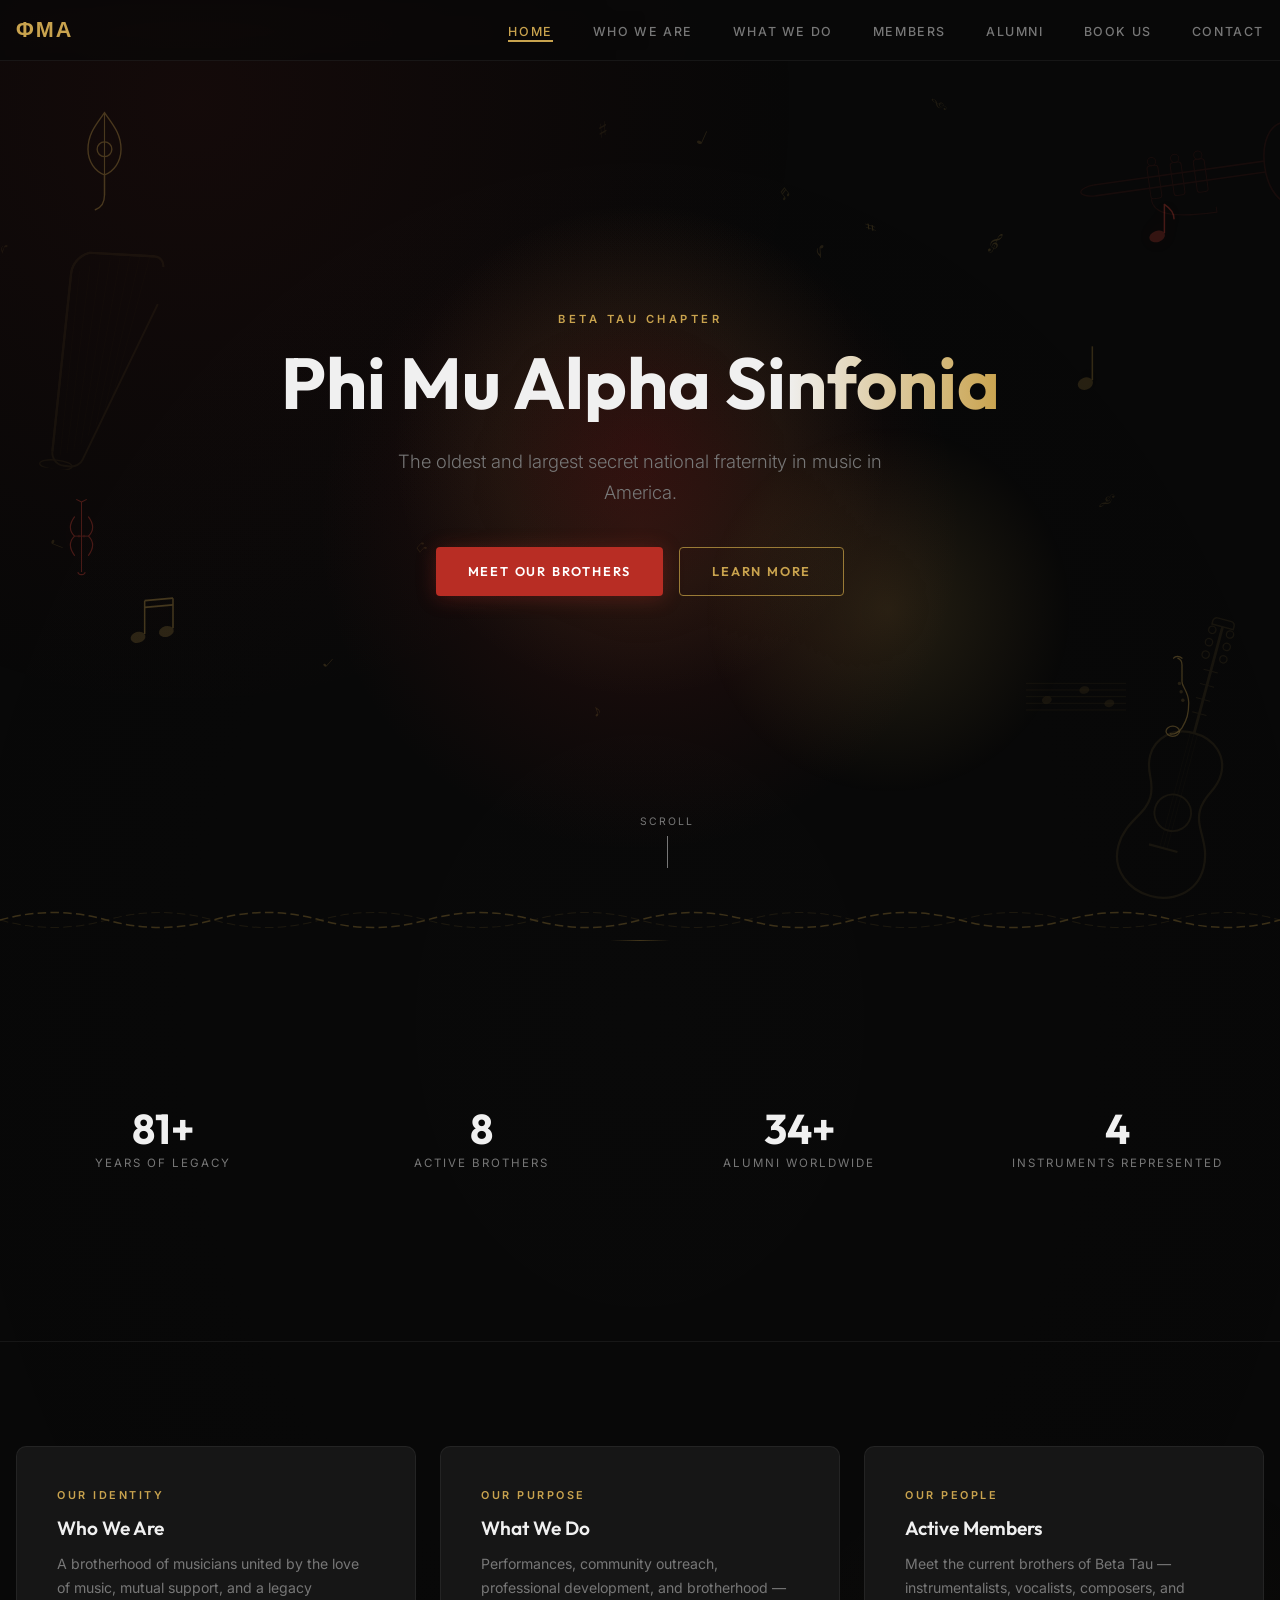
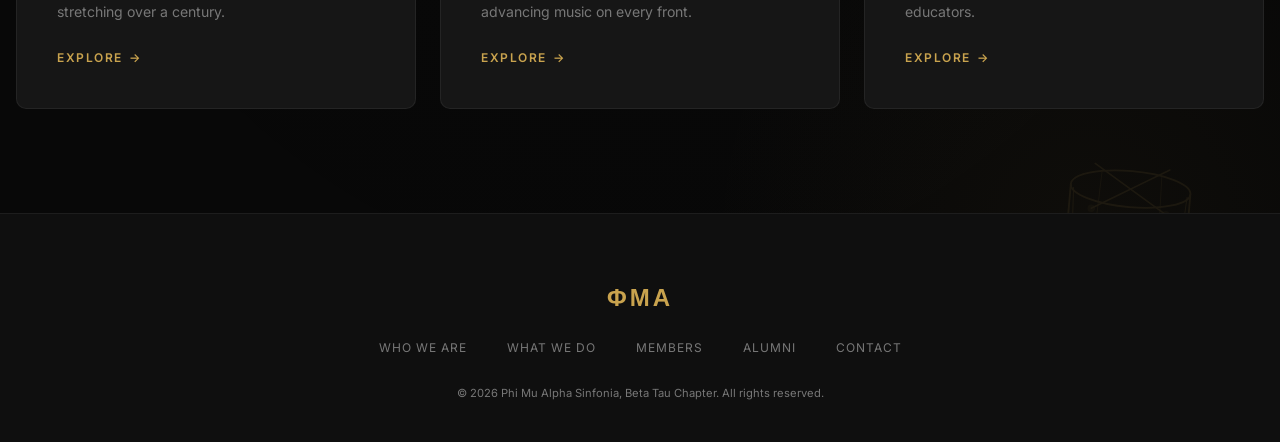
<file: music-directory/index.html>
<!DOCTYPE html>
<html lang="en">

<head>
    <meta charset="UTF-8" />
    <meta name="viewport" content="width=device-width, initial-scale=1.0" />
    <title>Phi Mu Alpha Sinfonia — Beta Tau Chapter</title>
    <meta name="description"
        content="Official home of Phi Mu Alpha Sinfonia, Beta Tau Chapter. Brotherhood through music." />
    <link rel="preconnect" href="https://fonts.googleapis.com" />
    <link rel="preconnect" href="https://fonts.gstatic.com" crossorigin />
    <link
        href="https://fonts.googleapis.com/css2?family=Outfit:wght@300;400;500;600;700&family=Inter:wght@300;400;500&display=swap"
        rel="stylesheet" />
    <link rel="stylesheet" href="styles.css" />
</head>

<body>

    <!-- BACKGROUND INSTRUMENT SILHOUETTES (ultra-transparent atmospheric layer) -->
    <div class="bg-instruments" aria-hidden="true">

        <!-- Grand Piano -->
        <svg class="bg-inst bg-piano" viewBox="0 0 200 160" fill="none" xmlns="http://www.w3.org/2000/svg">
            <!-- Piano body outline -->
            <path d="M20 140h160v-10c0-2-1-4-3-4H23c-2 0-3 2-3 4v10z" stroke="currentColor" stroke-width="1.2" />
            <path d="M30 126V50c0-15 12-30 30-38h80c18 8 30 23 30 38v76" stroke="currentColor" stroke-width="1.2" />
            <!-- Lid -->
            <path d="M30 50c0-15 12-30 30-38h80c18 8 30 23 30 38" stroke="currentColor" stroke-width="1" />
            <!-- Open lid prop -->
            <path d="M30 50L60 12" stroke="currentColor" stroke-width="0.8" stroke-dasharray="3 2" />
            <!-- Keys -->
            <line x1="50" y1="126" x2="50" y2="140" stroke="currentColor" stroke-width="0.6" />
            <line x1="60" y1="126" x2="60" y2="140" stroke="currentColor" stroke-width="0.6" />
            <line x1="70" y1="126" x2="70" y2="140" stroke="currentColor" stroke-width="0.6" />
            <line x1="80" y1="126" x2="80" y2="140" stroke="currentColor" stroke-width="0.6" />
            <line x1="90" y1="126" x2="90" y2="140" stroke="currentColor" stroke-width="0.6" />
            <line x1="100" y1="126" x2="100" y2="140" stroke="currentColor" stroke-width="0.6" />
            <line x1="110" y1="126" x2="110" y2="140" stroke="currentColor" stroke-width="0.6" />
            <line x1="120" y1="126" x2="120" y2="140" stroke="currentColor" stroke-width="0.6" />
            <line x1="130" y1="126" x2="130" y2="140" stroke="currentColor" stroke-width="0.6" />
            <line x1="140" y1="126" x2="140" y2="140" stroke="currentColor" stroke-width="0.6" />
            <line x1="150" y1="126" x2="150" y2="140" stroke="currentColor" stroke-width="0.6" />
            <!-- Black keys -->
            <rect x="55" y="126" width="4" height="8" fill="currentColor" opacity="0.3" rx="1" />
            <rect x="65" y="126" width="4" height="8" fill="currentColor" opacity="0.3" rx="1" />
            <rect x="85" y="126" width="4" height="8" fill="currentColor" opacity="0.3" rx="1" />
            <rect x="95" y="126" width="4" height="8" fill="currentColor" opacity="0.3" rx="1" />
            <rect x="105" y="126" width="4" height="8" fill="currentColor" opacity="0.3" rx="1" />
            <rect x="125" y="126" width="4" height="8" fill="currentColor" opacity="0.3" rx="1" />
            <rect x="135" y="126" width="4" height="8" fill="currentColor" opacity="0.3" rx="1" />
            <!-- Legs -->
            <line x1="40" y1="140" x2="35" y2="158" stroke="currentColor" stroke-width="1.2" />
            <line x1="160" y1="140" x2="165" y2="158" stroke="currentColor" stroke-width="1.2" />
            <line x1="100" y1="140" x2="100" y2="155" stroke="currentColor" stroke-width="0.8" />
        </svg>

        <!-- Acoustic Guitar -->
        <svg class="bg-inst bg-guitar" viewBox="0 0 60 160" fill="none" xmlns="http://www.w3.org/2000/svg">
            <!-- Neck -->
            <line x1="30" y1="5" x2="30" y2="65" stroke="currentColor" stroke-width="1.5" />
            <!-- Headstock -->
            <path d="M24 5h12v-2c0-1-1-2-2-2h-8c-1 0-2 1-2 2v2z" stroke="currentColor" stroke-width="0.8" />
            <!-- Tuning pegs -->
            <circle cx="25" cy="8" r="2" stroke="currentColor" stroke-width="0.7" />
            <circle cx="35" cy="8" r="2" stroke="currentColor" stroke-width="0.7" />
            <circle cx="25" cy="15" r="2" stroke="currentColor" stroke-width="0.7" />
            <circle cx="35" cy="15" r="2" stroke="currentColor" stroke-width="0.7" />
            <circle cx="25" cy="22" r="2" stroke="currentColor" stroke-width="0.7" />
            <circle cx="35" cy="22" r="2" stroke="currentColor" stroke-width="0.7" />
            <!-- Frets -->
            <line x1="26" y1="30" x2="34" y2="30" stroke="currentColor" stroke-width="0.5" />
            <line x1="26" y1="38" x2="34" y2="38" stroke="currentColor" stroke-width="0.5" />
            <line x1="26" y1="46" x2="34" y2="46" stroke="currentColor" stroke-width="0.5" />
            <line x1="26" y1="54" x2="34" y2="54" stroke="currentColor" stroke-width="0.5" />
            <!-- Body upper bout -->
            <path
                d="M30 65c-12 0-20 8-20 18s6 12 6 22c0 10-10 16-10 30s12 22 24 22 24-8 24-22c0-14-10-20-10-30s6-12 6-22-8-18-20-18z"
                stroke="currentColor" stroke-width="1.2" />
            <!-- Sound hole -->
            <circle cx="30" cy="110" r="10" stroke="currentColor" stroke-width="1" />
            <!-- Bridge -->
            <line x1="22" y1="130" x2="38" y2="130" stroke="currentColor" stroke-width="1.2" />
            <!-- Strings hint -->
            <line x1="28" y1="65" x2="28" y2="130" stroke="currentColor" stroke-width="0.3" opacity="0.5" />
            <line x1="30" y1="65" x2="30" y2="130" stroke="currentColor" stroke-width="0.3" opacity="0.5" />
            <line x1="32" y1="65" x2="32" y2="130" stroke="currentColor" stroke-width="0.3" opacity="0.5" />
        </svg>

        <!-- Trumpet -->
        <svg class="bg-inst bg-trumpet" viewBox="0 0 160 80" fill="none" xmlns="http://www.w3.org/2000/svg">
            <!-- Bell -->
            <path d="M140 40c0-18 8-30 18-30v60c-10 0-18-12-18-30z" stroke="currentColor" stroke-width="1.2" />
            <!-- Main tube -->
            <line x1="15" y1="36" x2="140" y2="36" stroke="currentColor" stroke-width="1.2" />
            <line x1="15" y1="44" x2="140" y2="44" stroke="currentColor" stroke-width="1.2" />
            <!-- Mouthpiece -->
            <path d="M15 36c-5 0-10 2-10 4s5 4 10 4" stroke="currentColor" stroke-width="1" />
            <!-- Valves -->
            <rect x="55" y="28" width="8" height="24" rx="2" stroke="currentColor" stroke-width="0.8" />
            <rect x="72" y="28" width="8" height="24" rx="2" stroke="currentColor" stroke-width="0.8" />
            <rect x="89" y="28" width="8" height="24" rx="2" stroke="currentColor" stroke-width="0.8" />
            <!-- Valve caps -->
            <circle cx="59" cy="25" r="3" stroke="currentColor" stroke-width="0.7" />
            <circle cx="76" cy="25" r="3" stroke="currentColor" stroke-width="0.7" />
            <circle cx="93" cy="25" r="3" stroke="currentColor" stroke-width="0.7" />
            <!-- Slide -->
            <path d="M55 52c0 10 10 16 46 16v-4" stroke="currentColor" stroke-width="0.8" />
        </svg>

        <!-- Drum / Snare -->
        <svg class="bg-inst bg-drum" viewBox="0 0 100 80" fill="none" xmlns="http://www.w3.org/2000/svg">
            <!-- Top ellipse (drum head) -->
            <ellipse cx="50" cy="20" rx="40" ry="12" stroke="currentColor" stroke-width="1.2" />
            <!-- Body -->
            <line x1="10" y1="20" x2="10" y2="60" stroke="currentColor" stroke-width="1.2" />
            <line x1="90" y1="20" x2="90" y2="60" stroke="currentColor" stroke-width="1.2" />
            <!-- Bottom ellipse -->
            <ellipse cx="50" cy="60" rx="40" ry="12" stroke="currentColor" stroke-width="1.2" />
            <!-- Lugs / tension rods -->
            <line x1="12" y1="22" x2="14" y2="58" stroke="currentColor" stroke-width="0.6" />
            <line x1="88" y1="22" x2="86" y2="58" stroke="currentColor" stroke-width="0.6" />
            <line x1="30" y1="10" x2="28" y2="70" stroke="currentColor" stroke-width="0.4" />
            <line x1="70" y1="10" x2="72" y2="70" stroke="currentColor" stroke-width="0.4" />
            <!-- Snare wires hint -->
            <path d="M20 60c10 4 20 4 30 4s20 0 30-4" stroke="currentColor" stroke-width="0.5" stroke-dasharray="2 2" />
            <!-- Drumsticks crossed -->
            <line x1="25" y1="5" x2="75" y2="35" stroke="currentColor" stroke-width="1" stroke-linecap="round" />
            <line x1="75" y1="5" x2="25" y2="35" stroke="currentColor" stroke-width="1" stroke-linecap="round" />
            <circle cx="75" cy="35" r="2.5" fill="currentColor" opacity="0.4" />
            <circle cx="25" cy="35" r="2.5" fill="currentColor" opacity="0.4" />
        </svg>

        <!-- Harp -->
        <svg class="bg-inst bg-harp" viewBox="0 0 80 140" fill="none" xmlns="http://www.w3.org/2000/svg">
            <!-- Frame -->
            <path d="M15 130V20c0-6 4-12 10-14l40-2c4 0 6 3 6 6" stroke="currentColor" stroke-width="1.3" />
            <!-- Column -->
            <line x1="15" y1="130" x2="15" y2="20" stroke="currentColor" stroke-width="1.3" />
            <!-- Curved neck -->
            <path d="M15 20c0-6 4-12 10-14l40-2" stroke="currentColor" stroke-width="1.3" />
            <!-- Soundboard -->
            <path d="M15 130c0 4 3 8 8 8h4c3 0 6-2 7-5l36-100" stroke="currentColor" stroke-width="1.2" />
            <!-- Strings -->
            <line x1="20" y1="18" x2="20" y2="132" stroke="currentColor" stroke-width="0.3" opacity="0.5" />
            <line x1="26" y1="14" x2="24" y2="130" stroke="currentColor" stroke-width="0.3" opacity="0.5" />
            <line x1="32" y1="11" x2="28" y2="128" stroke="currentColor" stroke-width="0.3" opacity="0.5" />
            <line x1="38" y1="9" x2="32" y2="124" stroke="currentColor" stroke-width="0.3" opacity="0.5" />
            <line x1="44" y1="7" x2="36" y2="118" stroke="currentColor" stroke-width="0.3" opacity="0.5" />
            <line x1="50" y1="6" x2="40" y2="112" stroke="currentColor" stroke-width="0.3" opacity="0.5" />
            <line x1="56" y1="5" x2="44" y2="104" stroke="currentColor" stroke-width="0.3" opacity="0.5" />
            <line x1="62" y1="5" x2="48" y2="95" stroke="currentColor" stroke-width="0.3" opacity="0.5" />
            <!-- Base/foot -->
            <ellipse cx="18" cy="138" rx="10" ry="3" stroke="currentColor" stroke-width="0.8" />
        </svg>

    </div>

    <nav class="site-nav">
        <div class="nav-inner">
            <a href="index.html" class="nav-logo">ΦΜΑ</a>
            <button id="nav-toggle" class="nav-toggle" aria-label="Menu">
                <span></span><span></span><span></span>
            </button>
            <ul id="nav-links" class="nav-links">
                <li><a href="index.html">Home</a></li>
                <li><a href="about.html">Who We Are</a></li>
                <li><a href="mission.html">What We Do</a></li>
                <li><a href="members.html">Members</a></li>
                <li><a href="alumni.html">Alumni</a></li>
                <li><a href="book.html">Book Us</a></li>
                <li><a href="contact.html">Contact</a></li>
            </ul>
        </div>
    </nav>

    <!-- PAGE TRANSITION OVERLAY -->
    <div class="page-transition"></div>

    <!-- HERO -->
    <header class="home-hero">
        <!-- Floating music instrument decorations -->
        <div class="hero-instruments" aria-hidden="true">
            <!-- Treble Clef -->
            <svg class="instrument-float inst-treble" viewBox="0 0 60 120" fill="none"
                xmlns="http://www.w3.org/2000/svg">
                <path
                    d="M30 5c-8 12-18 22-18 40 0 14 8 24 18 28V95c0 8-4 14-10 16m10-106c8 12 18 22 18 40 0 14-8 24-18 28"
                    stroke="currentColor" stroke-width="1.5" stroke-linecap="round" />
                <circle cx="30" cy="45" r="8" stroke="currentColor" stroke-width="1.5" />
                <line x1="30" y1="5" x2="30" y2="95" stroke="currentColor" stroke-width="1.2" />
            </svg>

            <!-- Eighth Note 1 -->
            <svg class="instrument-float inst-note1" viewBox="0 0 40 60" fill="none" xmlns="http://www.w3.org/2000/svg">
                <ellipse cx="14" cy="48" rx="10" ry="7" transform="rotate(-20 14 48)" fill="currentColor"
                    opacity="0.7" />
                <line x1="23" y1="44" x2="23" y2="8" stroke="currentColor" stroke-width="1.8" />
                <path d="M23 8c6 4 12 10 12 18" stroke="currentColor" stroke-width="1.8" stroke-linecap="round"
                    fill="none" />
            </svg>

            <!-- Double Beamed Notes -->
            <svg class="instrument-float inst-notes2" viewBox="0 0 60 65" fill="none"
                xmlns="http://www.w3.org/2000/svg">
                <ellipse cx="12" cy="52" rx="9" ry="6.5" transform="rotate(-15 12 52)" fill="currentColor"
                    opacity="0.6" />
                <ellipse cx="46" cy="45" rx="9" ry="6.5" transform="rotate(-15 46 45)" fill="currentColor"
                    opacity="0.6" />
                <line x1="20" y1="48" x2="20" y2="8" stroke="currentColor" stroke-width="1.8" />
                <line x1="54" y1="41" x2="54" y2="5" stroke="currentColor" stroke-width="1.8" />
                <line x1="20" y1="8" x2="54" y2="5" stroke="currentColor" stroke-width="2" />
                <line x1="20" y1="16" x2="54" y2="13" stroke="currentColor" stroke-width="2" />
            </svg>

            <!-- Quarter Note -->
            <svg class="instrument-float inst-note3" viewBox="0 0 30 60" fill="none" xmlns="http://www.w3.org/2000/svg">
                <ellipse cx="12" cy="48" rx="9" ry="7" transform="rotate(-20 12 48)" fill="currentColor"
                    opacity="0.7" />
                <line x1="20" y1="44" x2="20" y2="5" stroke="currentColor" stroke-width="1.8" />
            </svg>

            <!-- Saxophone silhouette -->
            <svg class="instrument-float inst-sax" viewBox="0 0 50 100" fill="none" xmlns="http://www.w3.org/2000/svg">
                <path d="M20 5c0 0 5 2 5 8v20c0 6 8 12 8 25s-2 20-8 30c-4 6-10 8-14 7" stroke="currentColor"
                    stroke-width="1.5" stroke-linecap="round" />
                <circle cx="22" cy="35" r="2" fill="currentColor" opacity="0.5" />
                <circle cx="24" cy="45" r="2" fill="currentColor" opacity="0.5" />
                <circle cx="26" cy="55" r="2" fill="currentColor" opacity="0.5" />
                <path d="M15 5c2-3 7-3 10 0" stroke="currentColor" stroke-width="1.5" stroke-linecap="round" />
                <ellipse cx="14" cy="92" rx="8" ry="6" stroke="currentColor" stroke-width="1.5" />
            </svg>

            <!-- Violin silhouette -->
            <svg class="instrument-float inst-violin" viewBox="0 0 40 100" fill="none"
                xmlns="http://www.w3.org/2000/svg">
                <path d="M20 8v80" stroke="currentColor" stroke-width="1.2" />
                <path d="M12 25c-6 8-6 16 0 22c-6 6-6 14 0 22" stroke="currentColor" stroke-width="1.3"
                    stroke-linecap="round" />
                <path d="M28 25c6 8 6 16 0 22c6 6 6 14 0 22" stroke="currentColor" stroke-width="1.3"
                    stroke-linecap="round" />
                <line x1="12" y1="47" x2="28" y2="47" stroke="currentColor" stroke-width="1" />
                <circle cx="17" cy="47" r="1.5" fill="currentColor" opacity="0.4" />
                <circle cx="23" cy="47" r="1.5" fill="currentColor" opacity="0.4" />
                <line x1="14" y1="5" x2="20" y2="8" stroke="currentColor" stroke-width="1.2" />
                <line x1="26" y1="5" x2="20" y2="8" stroke="currentColor" stroke-width="1.2" />
                <path d="M16 88c0 4 8 4 8 0" stroke="currentColor" stroke-width="1.2" />
            </svg>

            <!-- Music Staff Lines (decorative) -->
            <svg class="instrument-float inst-staff" viewBox="0 0 120 50" fill="none"
                xmlns="http://www.w3.org/2000/svg">
                <line x1="0" y1="10" x2="120" y2="10" stroke="currentColor" stroke-width="0.8" opacity="0.4" />
                <line x1="0" y1="18" x2="120" y2="18" stroke="currentColor" stroke-width="0.8" opacity="0.4" />
                <line x1="0" y1="26" x2="120" y2="26" stroke="currentColor" stroke-width="0.8" opacity="0.4" />
                <line x1="0" y1="34" x2="120" y2="34" stroke="currentColor" stroke-width="0.8" opacity="0.4" />
                <line x1="0" y1="42" x2="120" y2="42" stroke="currentColor" stroke-width="0.8" opacity="0.4" />
                <ellipse cx="25" cy="30" rx="6" ry="4.5" transform="rotate(-15 25 30)" fill="currentColor"
                    opacity="0.35" />
                <ellipse cx="70" cy="18" rx="6" ry="4.5" transform="rotate(-15 70 18)" fill="currentColor"
                    opacity="0.35" />
                <ellipse cx="100" cy="34" rx="6" ry="4.5" transform="rotate(-15 100 34)" fill="currentColor"
                    opacity="0.35" />
            </svg>
        </div>

        <!-- Floating note particles -->
        <canvas id="note-particles" class="note-particles"></canvas>

        <!-- Pulsing glow orb -->
        <div class="hero-glow-orb"></div>

        <div class="home-hero-content">
            <p class="tag">Beta Tau Chapter</p>
            <h1 class="hero-title-shimmer">Phi Mu Alpha Sinfonia</h1>
            <p class="lead">The oldest and largest secret national fraternity in music in America.</p>
            <div class="hero-cta">
                <a href="members.html" class="btn btn-primary">Meet Our Brothers</a>
                <a href="about.html" class="btn btn-outline">Learn More</a>
            </div>
        </div>
        <div class="scroll-hint">
            <span>Scroll</span>
            <div class="scroll-line"></div>
        </div>
    </header>

    <!-- SOUND WAVE DIVIDER -->
    <div class="wave-divider" aria-hidden="true">
        <svg viewBox="0 0 1200 40" preserveAspectRatio="none" xmlns="http://www.w3.org/2000/svg">
            <path class="wave-path wave-1"
                d="M0 20 Q50 5, 100 20 T200 20 T300 20 T400 20 T500 20 T600 20 T700 20 T800 20 T900 20 T1000 20 T1100 20 T1200 20"
                fill="none" stroke="currentColor" stroke-width="1.5" />
            <path class="wave-path wave-2"
                d="M0 20 Q50 35, 100 20 T200 20 T300 20 T400 20 T500 20 T600 20 T700 20 T800 20 T900 20 T1000 20 T1100 20 T1200 20"
                fill="none" stroke="currentColor" stroke-width="1" />
        </svg>
    </div>

    <!-- STATS -->
    <section class="section">
        <div class="container">
            <div class="stat-row">
                <div class="stat-item reveal">
                    <div class="stat-number" data-count="120" data-suffix="+">0</div>
                    <div class="stat-label">Years of Legacy</div>
                </div>
                <div class="stat-item reveal">
                    <div class="stat-number" data-count="12">0</div>
                    <div class="stat-label">Active Brothers</div>
                </div>
                <div class="stat-item reveal">
                    <div class="stat-number" data-count="50" data-suffix="+">0</div>
                    <div class="stat-label">Alumni Worldwide</div>
                </div>
                <div class="stat-item reveal">
                    <div class="stat-number" data-count="6">0</div>
                    <div class="stat-label">Instruments Represented</div>
                </div>
            </div>
        </div>
    </section>

    <!-- PREVIEW CARDS -->
    <section class="section">
        <div class="container">
            <div class="preview-grid stagger">
                <a href="about.html" class="preview-card reveal">
                    <span class="card-label">Our Identity</span>
                    <h3>Who We Are</h3>
                    <p>A brotherhood of musicians united by the love of music, mutual support, and a legacy stretching
                        over a century.</p>
                    <span class="card-link">Explore</span>
                </a>
                <a href="mission.html" class="preview-card reveal">
                    <span class="card-label">Our Purpose</span>
                    <h3>What We Do</h3>
                    <p>Performances, community outreach, professional development, and brotherhood — advancing music on
                        every front.</p>
                    <span class="card-link">Explore</span>
                </a>
                <a href="members.html" class="preview-card reveal">
                    <span class="card-label">Our People</span>
                    <h3>Active Members</h3>
                    <p>Meet the current brothers of Beta Tau — instrumentalists, vocalists, composers, and educators.
                    </p>
                    <span class="card-link">Explore</span>
                </a>
            </div>
        </div>
    </section>

    <footer class="site-footer">
        <div class="container footer-inner">
            <p class="footer-logo">ΦΜΑ</p>
            <ul class="footer-links">
                <li><a href="about.html">Who We Are</a></li>
                <li><a href="mission.html">What We Do</a></li>
                <li><a href="members.html">Members</a></li>
                <li><a href="alumni.html">Alumni</a></li>
                <li><a href="contact.html">Contact</a></li>
            </ul>
            <p class="footer-copy">&copy; 2026 Phi Mu Alpha Sinfonia, Beta Tau Chapter. All rights reserved.</p>
        </div>
    </footer>

    <script src="script.js"></script>
</body>

</html>
</file>
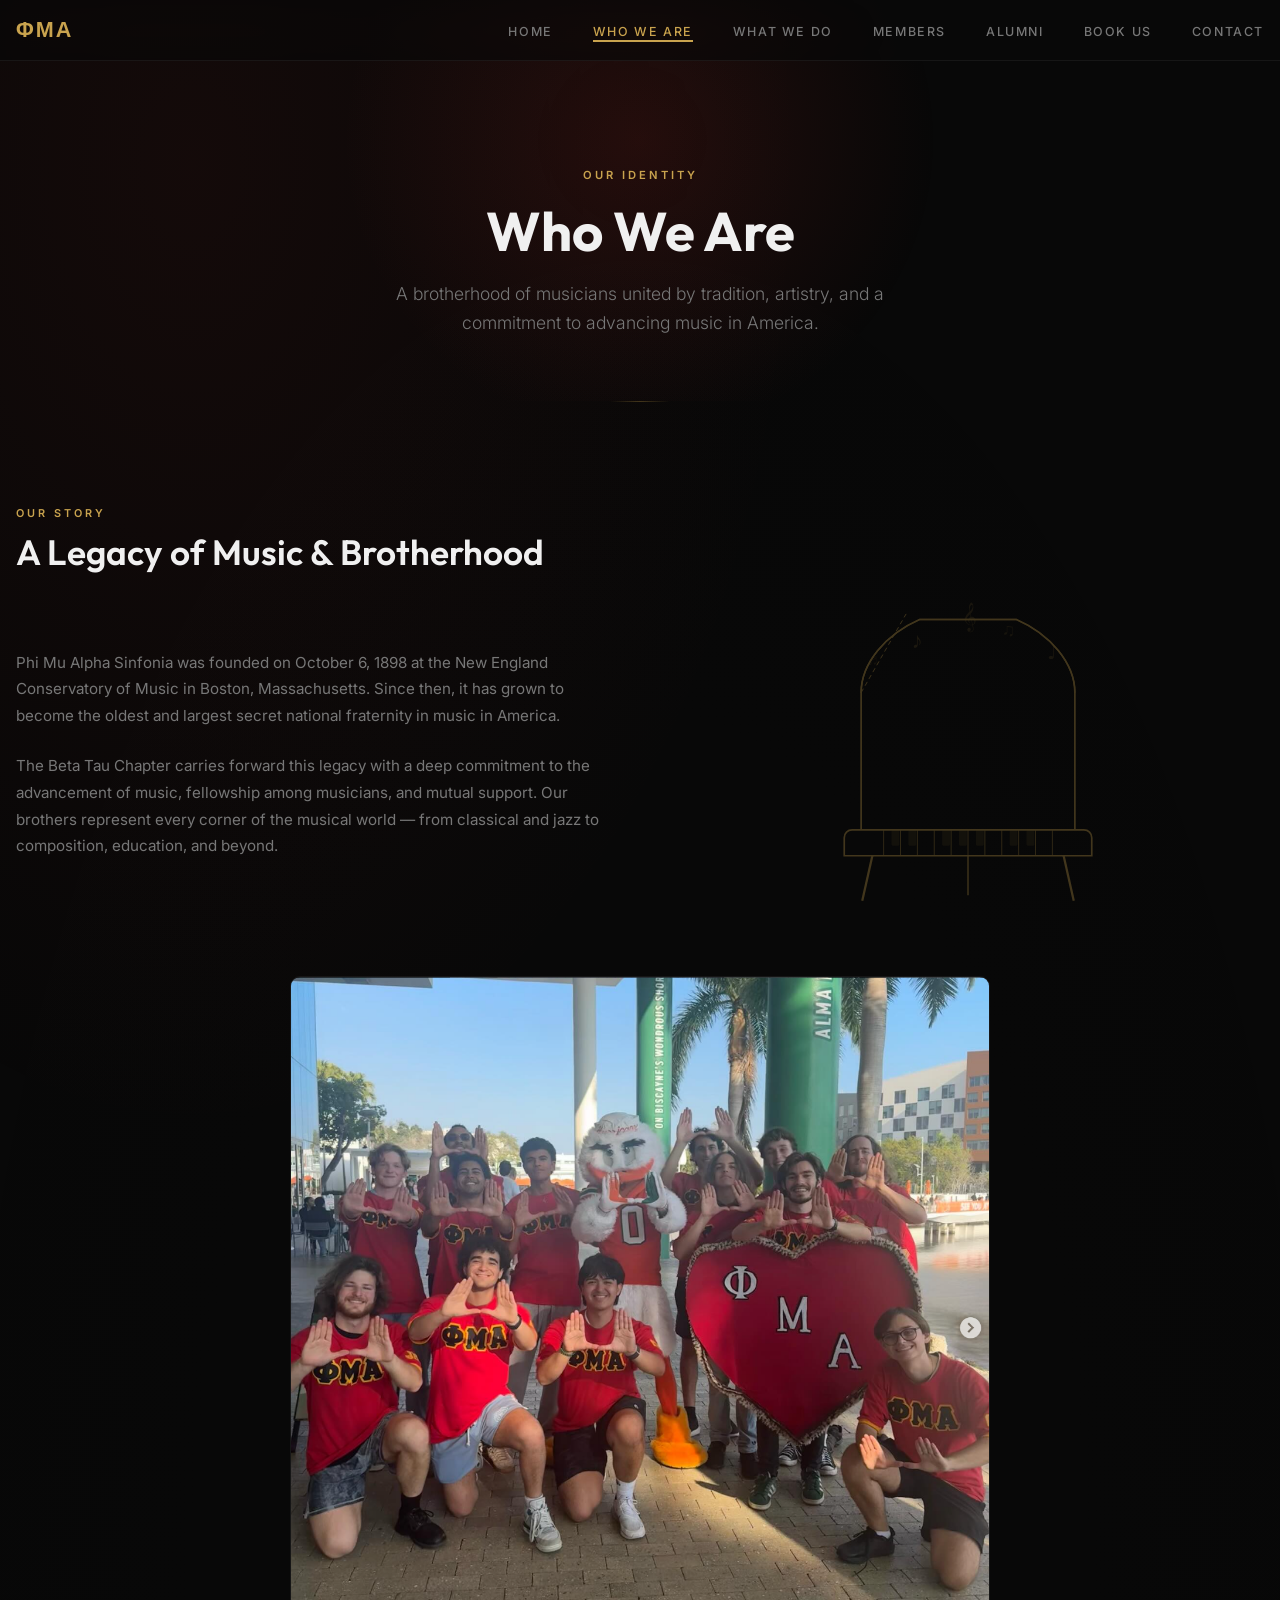
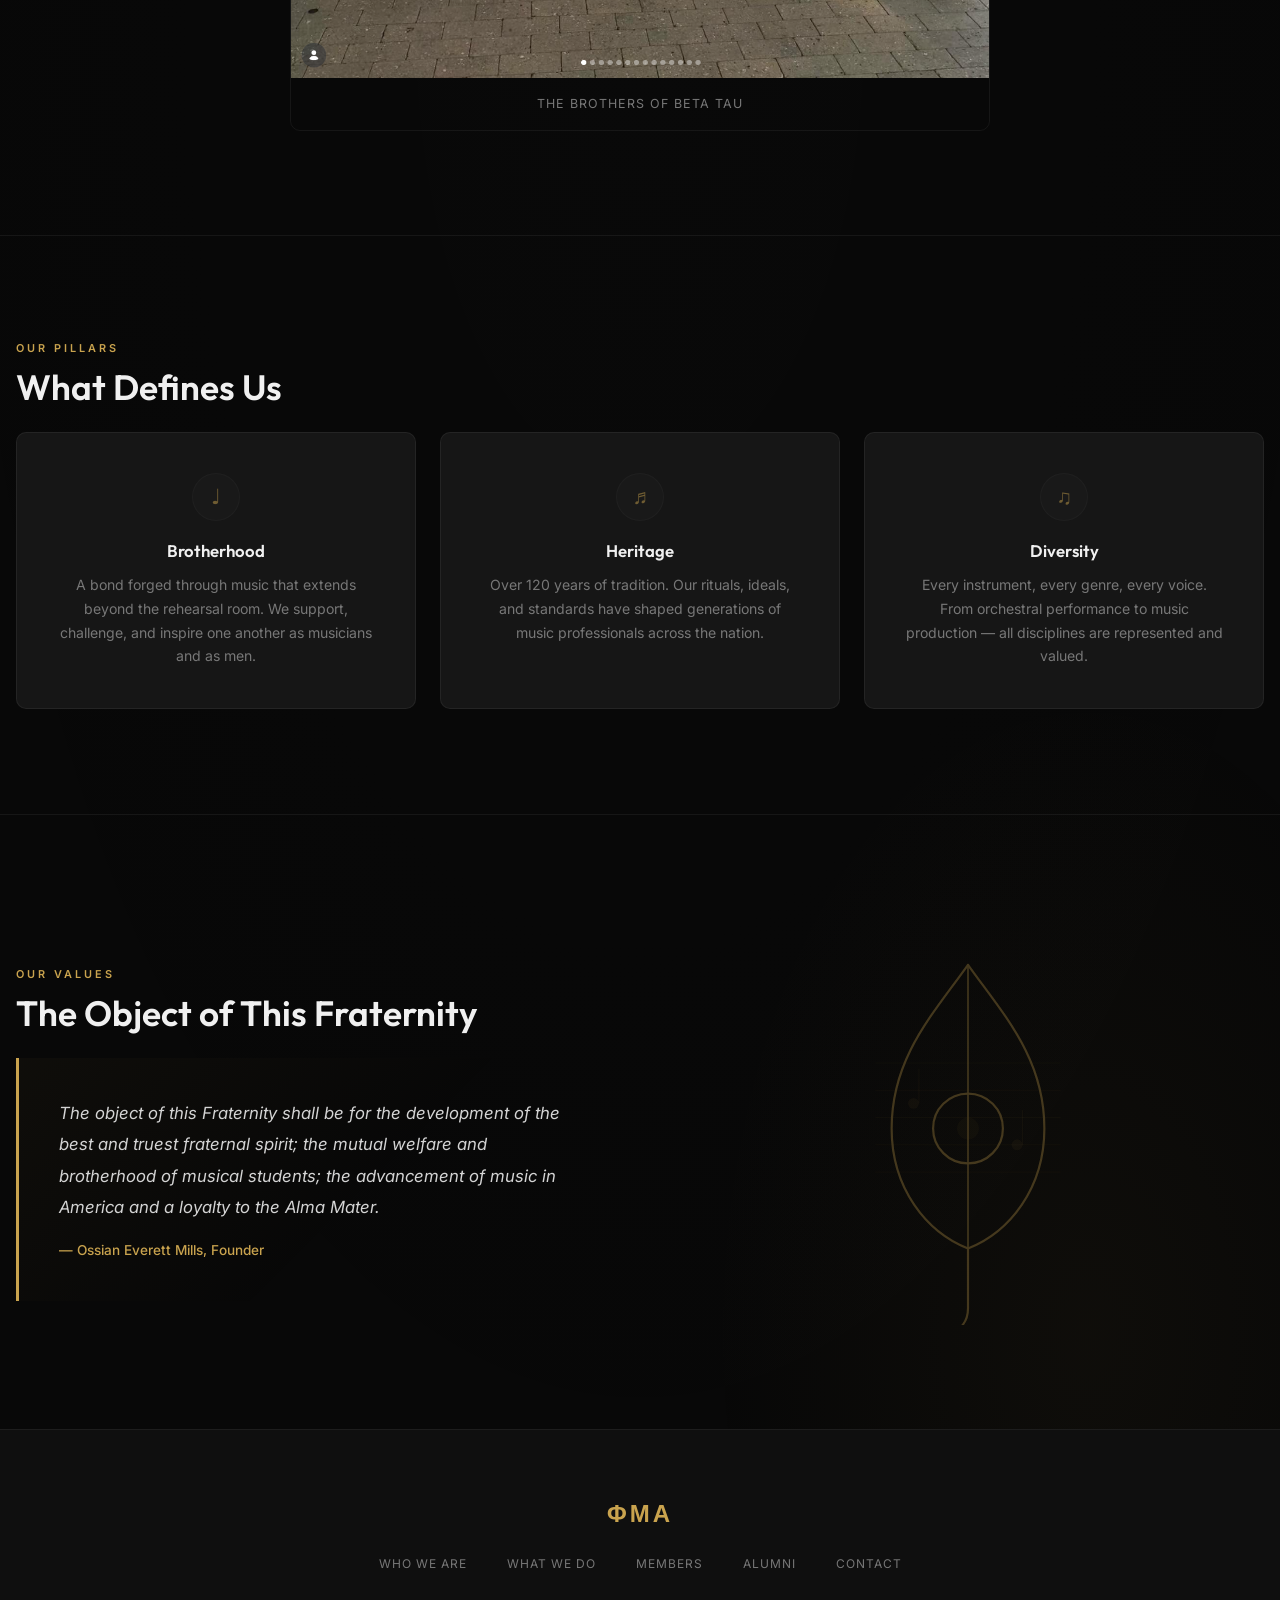
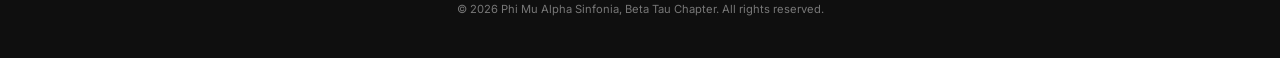
<file: music-directory/about.html>
<!DOCTYPE html>
<html lang="en">

<head>
    <meta charset="UTF-8" />
    <meta name="viewport" content="width=device-width, initial-scale=1.0" />
    <title>Who We Are — Phi Mu Alpha Sinfonia</title>
    <meta name="description"
        content="Learn about Phi Mu Alpha Sinfonia, Beta Tau Chapter — our brotherhood, heritage, and values." />
    <link rel="preconnect" href="https://fonts.googleapis.com" />
    <link rel="preconnect" href="https://fonts.gstatic.com" crossorigin />
    <link
        href="https://fonts.googleapis.com/css2?family=Outfit:wght@300;400;500;600;700&family=Inter:wght@300;400;500&display=swap"
        rel="stylesheet" />
    <link rel="stylesheet" href="styles.css" />
</head>

<body>

    <nav class="site-nav">
        <div class="nav-inner">
            <a href="index.html" class="nav-logo">ΦΜΑ</a>
            <button id="nav-toggle" class="nav-toggle" aria-label="Menu">
                <span></span><span></span><span></span>
            </button>
            <ul id="nav-links" class="nav-links">
                <li><a href="index.html">Home</a></li>
                <li><a href="about.html">Who We Are</a></li>
                <li><a href="mission.html">What We Do</a></li>
                <li><a href="members.html">Members</a></li>
                <li><a href="alumni.html">Alumni</a></li>
                <li><a href="book.html">Book Us</a></li>
                <li><a href="contact.html">Contact</a></li>
            </ul>
        </div>
    </nav>

    <!-- HERO -->
    <header class="page-hero">
        <div class="container">
            <p class="tag">Our Identity</p>
            <h1>Who We Are</h1>
            <p class="lead">A brotherhood of musicians united by tradition, artistry, and a commitment to advancing
                music in America.</p>
        </div>
    </header>

    <!-- STORY -->
    <section class="section">
        <div class="container">
            <div class="reveal">
                <p class="section-label">Our Story</p>
                <h2 class="section-heading">A Legacy of Music &amp; Brotherhood</h2>
            </div>
            <div class="content-split">
                <div class="content-split__text reveal">
                    <p class="section-text" style="margin-bottom: var(--space-md);">
                        Phi Mu Alpha Sinfonia was founded on October 6, 1898 at the New England Conservatory of Music in
                        Boston, Massachusetts. Since then, it has grown to become the oldest and largest secret national
                        fraternity in music in America.
                    </p>
                    <p class="section-text">
                        The Beta Tau Chapter carries forward this legacy with a deep commitment to the advancement of
                        music,
                        fellowship among musicians, and mutual support. Our brothers represent every corner of the
                        musical
                        world — from classical and jazz to composition, education, and beyond.
                    </p>
                </div>
                <div class="content-split__visual reveal" aria-hidden="true">
                    <!-- Decorative Grand Piano -->
                    <svg class="deco-illustration" viewBox="0 0 320 280" fill="none" xmlns="http://www.w3.org/2000/svg">
                        <!-- Piano body -->
                        <path d="M50 230h220v-16c0-4-3-7-7-7H57c-4 0-7 3-7 7v16z" stroke="currentColor"
                            stroke-width="1.5" />
                        <path d="M65 207V85c0-26 22-52 52-65h86c30 13 52 39 52 65v122" stroke="currentColor"
                            stroke-width="1.5" />
                        <path d="M65 85c0-26 22-52 52-65h86c30 13 52 39 52 65" stroke="currentColor"
                            stroke-width="1.2" />
                        <path d="M65 85L105 15" stroke="currentColor" stroke-width="0.8" stroke-dasharray="4 3" />
                        <!-- Keyboard -->
                        <line x1="85" y1="207" x2="85" y2="230" stroke="currentColor" stroke-width="0.6" />
                        <line x1="100" y1="207" x2="100" y2="230" stroke="currentColor" stroke-width="0.6" />
                        <line x1="115" y1="207" x2="115" y2="230" stroke="currentColor" stroke-width="0.6" />
                        <line x1="130" y1="207" x2="130" y2="230" stroke="currentColor" stroke-width="0.6" />
                        <line x1="145" y1="207" x2="145" y2="230" stroke="currentColor" stroke-width="0.6" />
                        <line x1="160" y1="207" x2="160" y2="230" stroke="currentColor" stroke-width="0.6" />
                        <line x1="175" y1="207" x2="175" y2="230" stroke="currentColor" stroke-width="0.6" />
                        <line x1="190" y1="207" x2="190" y2="230" stroke="currentColor" stroke-width="0.6" />
                        <line x1="205" y1="207" x2="205" y2="230" stroke="currentColor" stroke-width="0.6" />
                        <line x1="220" y1="207" x2="220" y2="230" stroke="currentColor" stroke-width="0.6" />
                        <line x1="235" y1="207" x2="235" y2="230" stroke="currentColor" stroke-width="0.6" />
                        <!-- Black keys -->
                        <rect x="92" y="207" width="7" height="14" fill="currentColor" opacity="0.2" rx="1" />
                        <rect x="107" y="207" width="7" height="14" fill="currentColor" opacity="0.2" rx="1" />
                        <rect x="137" y="207" width="7" height="14" fill="currentColor" opacity="0.2" rx="1" />
                        <rect x="152" y="207" width="7" height="14" fill="currentColor" opacity="0.2" rx="1" />
                        <rect x="167" y="207" width="7" height="14" fill="currentColor" opacity="0.2" rx="1" />
                        <rect x="197" y="207" width="7" height="14" fill="currentColor" opacity="0.2" rx="1" />
                        <rect x="212" y="207" width="7" height="14" fill="currentColor" opacity="0.2" rx="1" />
                        <!-- Legs -->
                        <line x1="75" y1="230" x2="66" y2="270" stroke="currentColor" stroke-width="2" />
                        <line x1="245" y1="230" x2="254" y2="270" stroke="currentColor" stroke-width="2" />
                        <line x1="160" y1="230" x2="160" y2="265" stroke="currentColor" stroke-width="1.2" />
                        <!-- Floating notes -->
                        <text x="110" y="45" font-size="20" fill="currentColor" opacity="0.35">♪</text>
                        <text x="190" y="35" font-size="16" fill="currentColor" opacity="0.25">♫</text>
                        <text x="230" y="55" font-size="18" fill="currentColor" opacity="0.3">♩</text>
                        <text x="70" y="60" font-size="14" fill="currentColor" opacity="0.2">♬</text>
                        <text x="155" y="25" font-size="22" fill="currentColor" opacity="0.3">𝄞</text>
                    </svg>
                </div>
            </div>
            <div class="reveal"
                style="margin-top: var(--space-xl); max-width: 700px; margin-left: auto; margin-right: auto;">
                <div class="brothers-photo">
                    <img src="assets/brothers-group.png" alt="Brothers of Phi Mu Alpha Sinfonia, Beta Tau Chapter" />
                    <p class="photo-caption">The Brothers of Beta Tau</p>
                </div>
            </div>
        </div>
    </section>

    <!-- PILLARS -->
    <section class="section">
        <div class="container">
            <div class="reveal">
                <p class="section-label">Our Pillars</p>
                <h2 class="section-heading">What Defines Us</h2>
            </div>
            <div class="pillars-grid stagger">
                <div class="pillar-card reveal" data-tilt>
                    <div class="pillar-icon">♩</div>
                    <h3>Brotherhood</h3>
                    <p>A bond forged through music that extends beyond the rehearsal room. We support, challenge, and
                        inspire one another as musicians and as men.</p>
                </div>
                <div class="pillar-card reveal" data-tilt>
                    <div class="pillar-icon">♬</div>
                    <h3>Heritage</h3>
                    <p>Over 120 years of tradition. Our rituals, ideals, and standards have shaped generations of music
                        professionals across the nation.</p>
                </div>
                <div class="pillar-card reveal" data-tilt>
                    <div class="pillar-icon">♫</div>
                    <h3>Diversity</h3>
                    <p>Every instrument, every genre, every voice. From orchestral performance to music production — all
                        disciplines are represented and valued.</p>
                </div>
            </div>
        </div>
    </section>

    <!-- VALUES -->
    <section class="section">
        <div class="container">
            <div class="content-split content-split--reverse">
                <div class="content-split__visual reveal" aria-hidden="true">
                    <!-- Decorative Treble Clef -->
                    <svg class="deco-illustration deco-illustration--large" viewBox="0 0 220 350" fill="none"
                        xmlns="http://www.w3.org/2000/svg">
                        <!-- Treble clef shape -->
                        <path d="M110 20c-32 45-70 85-70 150 0 55 32 95 70 110V335c0 12-7 20-16 22"
                            stroke="currentColor" stroke-width="2" stroke-linecap="round" />
                        <path d="M110 20c32 45 70 85 70 150 0 55-32 95-70 110" stroke="currentColor" stroke-width="2"
                            stroke-linecap="round" />
                        <circle cx="110" cy="170" r="32" stroke="currentColor" stroke-width="2" />
                        <circle cx="110" cy="170" r="10" fill="currentColor" opacity="0.12" />
                        <line x1="110" y1="20" x2="110" y2="335" stroke="currentColor" stroke-width="1.5" />
                        <!-- Staff lines -->
                        <line x1="25" y1="110" x2="195" y2="110" stroke="currentColor" stroke-width="0.6"
                            opacity="0.2" />
                        <line x1="25" y1="135" x2="195" y2="135" stroke="currentColor" stroke-width="0.6"
                            opacity="0.2" />
                        <line x1="25" y1="160" x2="195" y2="160" stroke="currentColor" stroke-width="0.6"
                            opacity="0.2" />
                        <line x1="25" y1="185" x2="195" y2="185" stroke="currentColor" stroke-width="0.6"
                            opacity="0.2" />
                        <line x1="25" y1="210" x2="195" y2="210" stroke="currentColor" stroke-width="0.6"
                            opacity="0.2" />
                        <!-- Decorative notes on staff -->
                        <circle cx="60" cy="147" r="5" fill="currentColor" opacity="0.15" />
                        <line x1="65" y1="147" x2="65" y2="115" stroke="currentColor" stroke-width="1" opacity="0.15" />
                        <circle cx="155" cy="185" r="5" fill="currentColor" opacity="0.15" />
                        <line x1="160" y1="185" x2="160" y2="153" stroke="currentColor" stroke-width="1"
                            opacity="0.15" />
                    </svg>
                </div>
                <div class="content-split__text reveal">
                    <p class="section-label">Our Values</p>
                    <h2 class="section-heading">The Object of This Fraternity</h2>
                    <blockquote class="values-quote">
                        <p>The object of this Fraternity shall be for the development of the best and truest fraternal
                            spirit;
                            the mutual welfare and brotherhood of musical students; the advancement of music in America
                            and a
                            loyalty to the Alma Mater.</p>
                        <cite>— Ossian Everett Mills, Founder</cite>
                    </blockquote>
                </div>
            </div>
        </div>
    </section>

    <footer class="site-footer">
        <div class="container footer-inner">
            <p class="footer-logo">ΦΜΑ</p>
            <ul class="footer-links">
                <li><a href="about.html">Who We Are</a></li>
                <li><a href="mission.html">What We Do</a></li>
                <li><a href="members.html">Members</a></li>
                <li><a href="alumni.html">Alumni</a></li>
                <li><a href="contact.html">Contact</a></li>
            </ul>
            <p class="footer-copy">&copy; 2026 Phi Mu Alpha Sinfonia, Beta Tau Chapter. All rights reserved.</p>
        </div>
    </footer>

    <script src="script.js"></script>
</body>

</html>
</file>
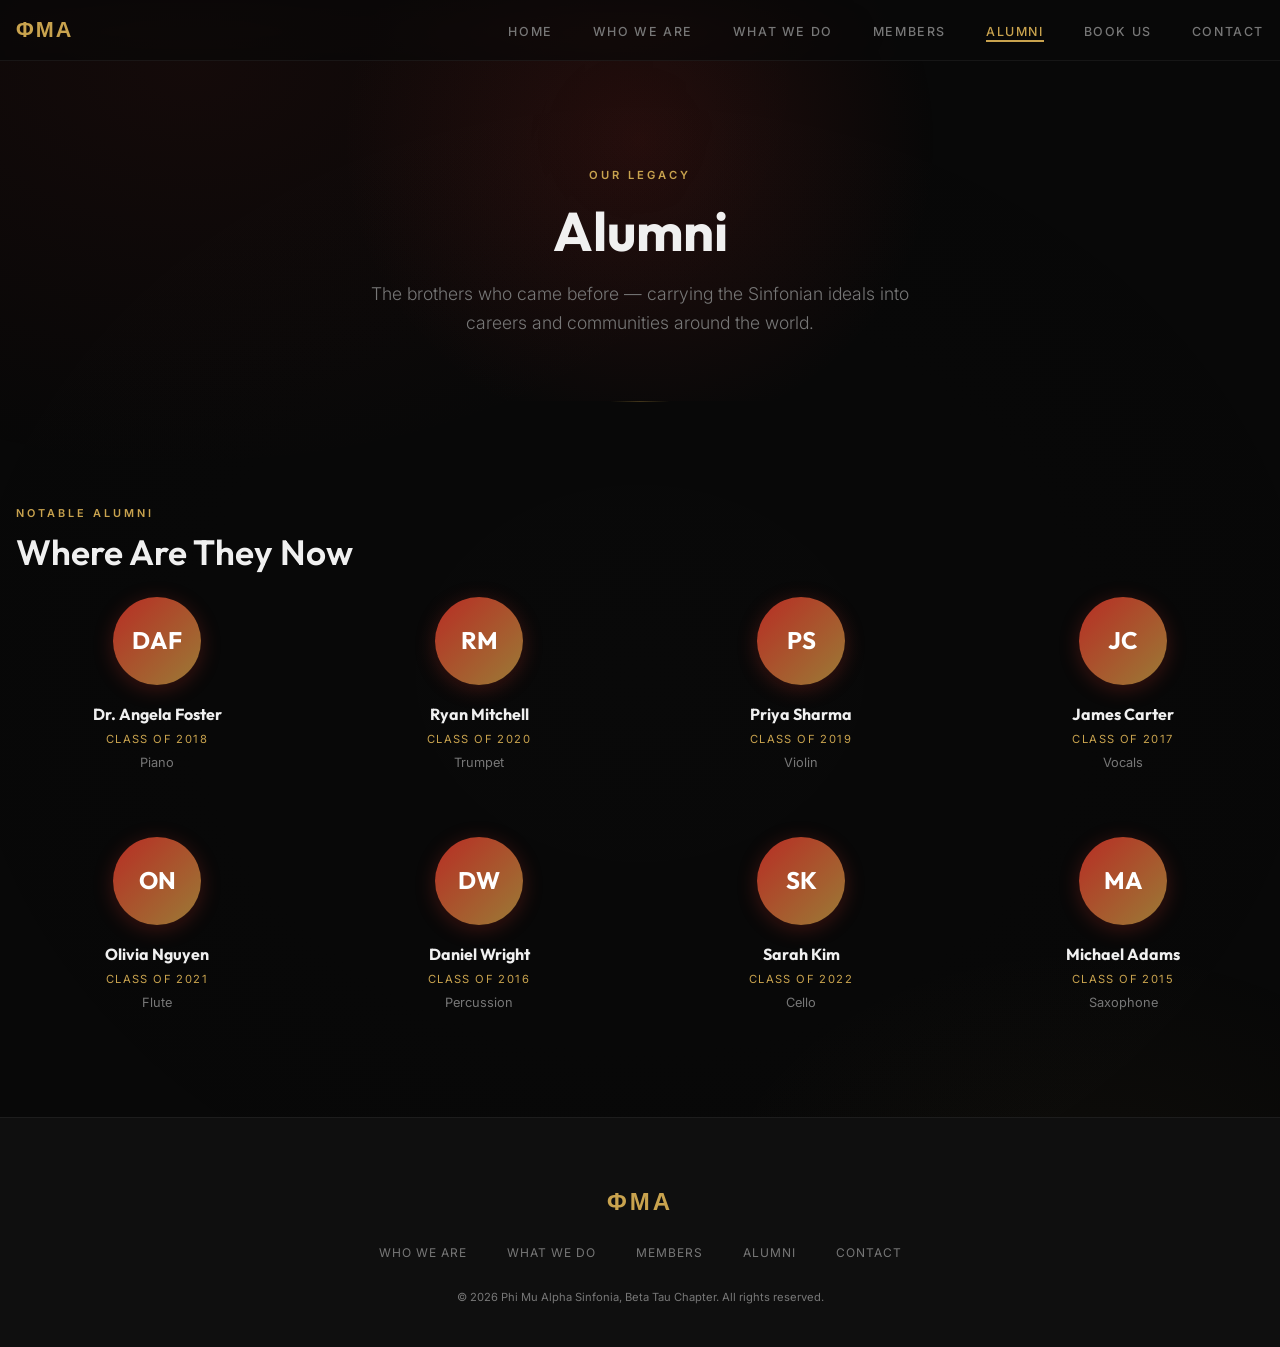
<file: music-directory/alumni.html>
<!DOCTYPE html>
<html lang="en">

<head>
    <meta charset="UTF-8" />
    <meta name="viewport" content="width=device-width, initial-scale=1.0" />
    <title>Alumni — Phi Mu Alpha Sinfonia</title>
    <meta name="description"
        content="Meet the alumni of Phi Mu Alpha Sinfonia, Beta Tau Chapter — their achievements and careers after graduation." />
    <link rel="preconnect" href="https://fonts.googleapis.com" />
    <link rel="preconnect" href="https://fonts.gstatic.com" crossorigin />
    <link
        href="https://fonts.googleapis.com/css2?family=Outfit:wght@300;400;500;600;700&family=Inter:wght@300;400;500&display=swap"
        rel="stylesheet" />
    <link rel="stylesheet" href="styles.css" />
</head>

<body>

    <nav class="site-nav">
        <div class="nav-inner">
            <a href="index.html" class="nav-logo">ΦΜΑ</a>
            <button id="nav-toggle" class="nav-toggle" aria-label="Menu">
                <span></span><span></span><span></span>
            </button>
            <ul id="nav-links" class="nav-links">
                <li><a href="index.html">Home</a></li>
                <li><a href="about.html">Who We Are</a></li>
                <li><a href="mission.html">What We Do</a></li>
                <li><a href="members.html">Members</a></li>
                <li><a href="alumni.html">Alumni</a></li>
                <li><a href="book.html">Book Us</a></li>
                <li><a href="contact.html">Contact</a></li>
            </ul>
        </div>
    </nav>

    <!-- HERO -->
    <header class="page-hero">
        <div class="container">
            <p class="tag">Our Legacy</p>
            <h1>Alumni</h1>
            <p class="lead">The brothers who came before — carrying the Sinfonian ideals into careers and communities
                around the world.</p>
        </div>
    </header>

    <!-- ALUMNI GRID -->
    <section class="section">
        <div class="container">
            <div class="reveal">
                <p class="section-label">Notable Alumni</p>
                <h2 class="section-heading">Where Are They Now</h2>
            </div>
            <div id="alumni-grid" class="members-grid">
                <!-- JS renders cards -->
            </div>
        </div>
    </section>

    <footer class="site-footer">
        <div class="container footer-inner">
            <p class="footer-logo">ΦΜΑ</p>
            <ul class="footer-links">
                <li><a href="about.html">Who We Are</a></li>
                <li><a href="mission.html">What We Do</a></li>
                <li><a href="members.html">Members</a></li>
                <li><a href="alumni.html">Alumni</a></li>
                <li><a href="contact.html">Contact</a></li>
            </ul>
            <p class="footer-copy">&copy; 2026 Phi Mu Alpha Sinfonia, Beta Tau Chapter. All rights reserved.</p>
        </div>
    </footer>

    <script src="script.js"></script>
    <script>
        document.addEventListener('DOMContentLoaded', () => {
            renderMembers(alumniMembers, 'alumni-grid', 'alumni');
        });
    </script>
</body>

</html>
</file>
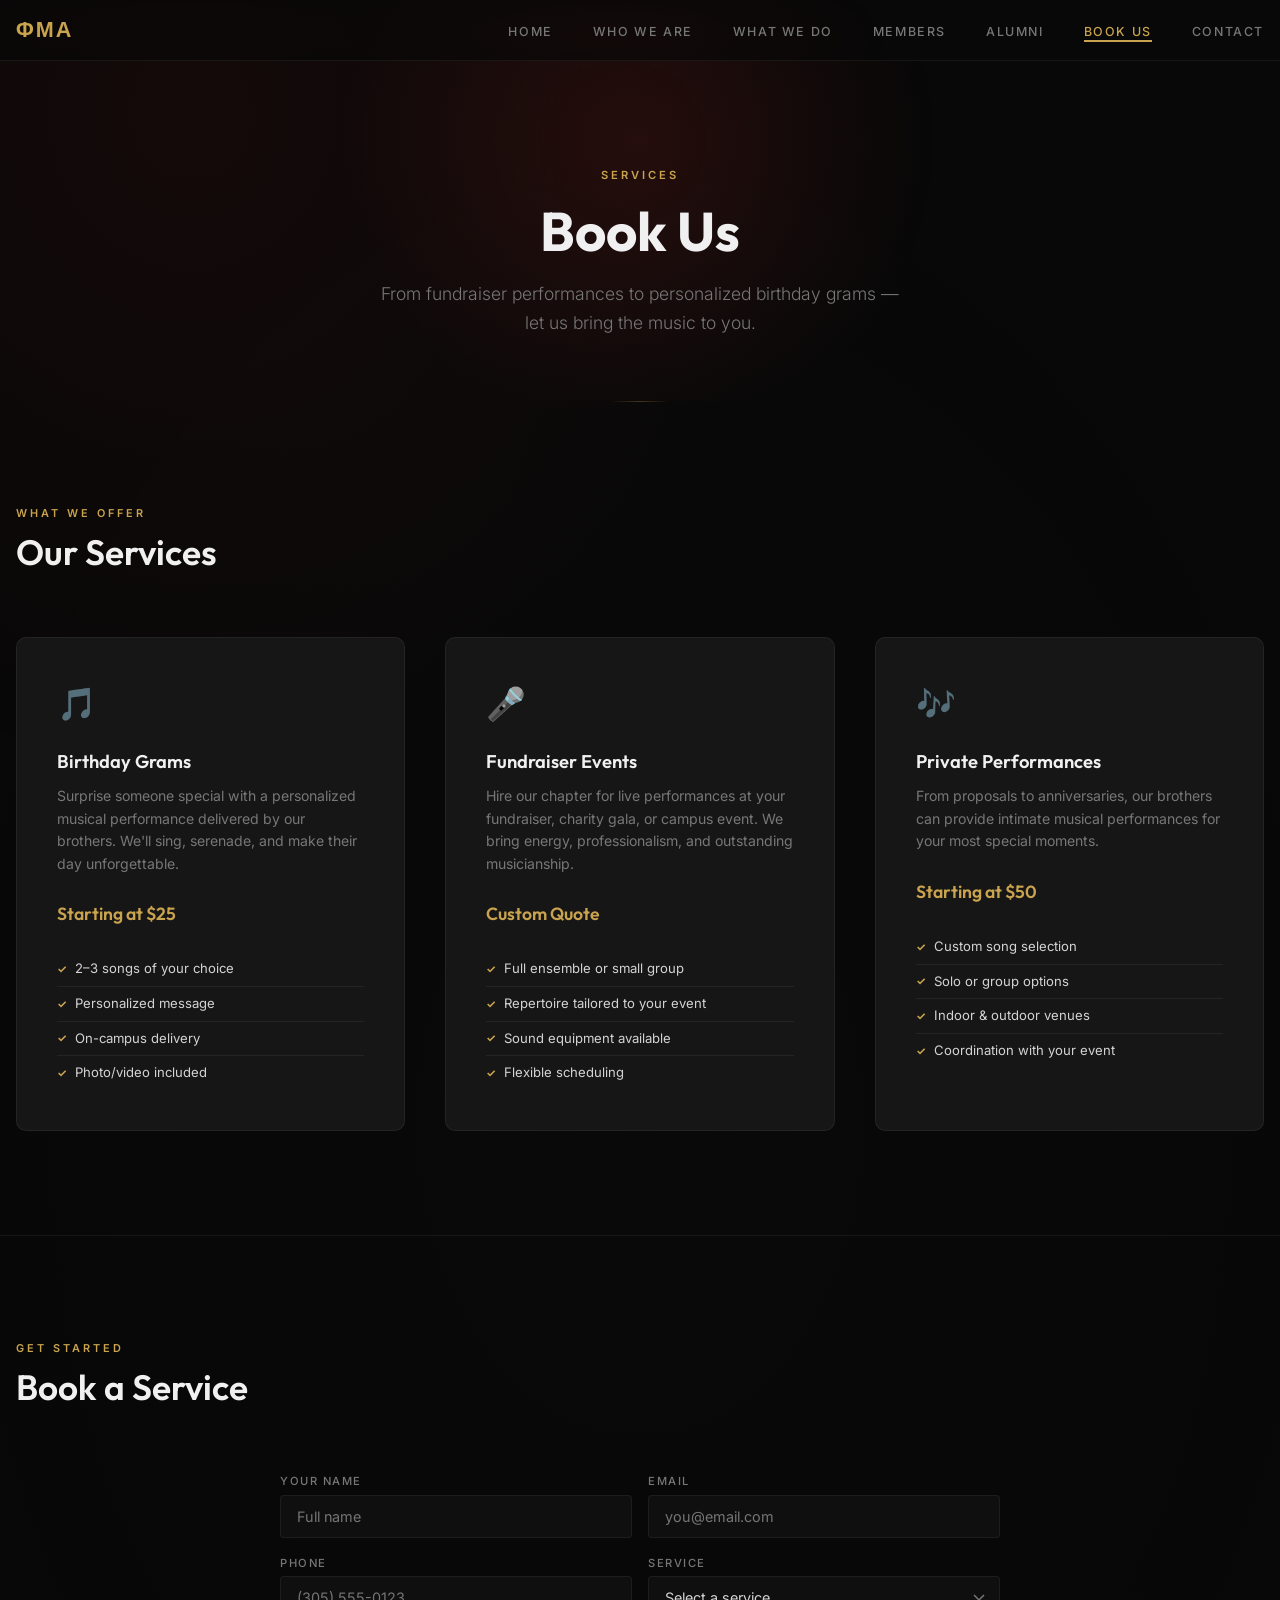
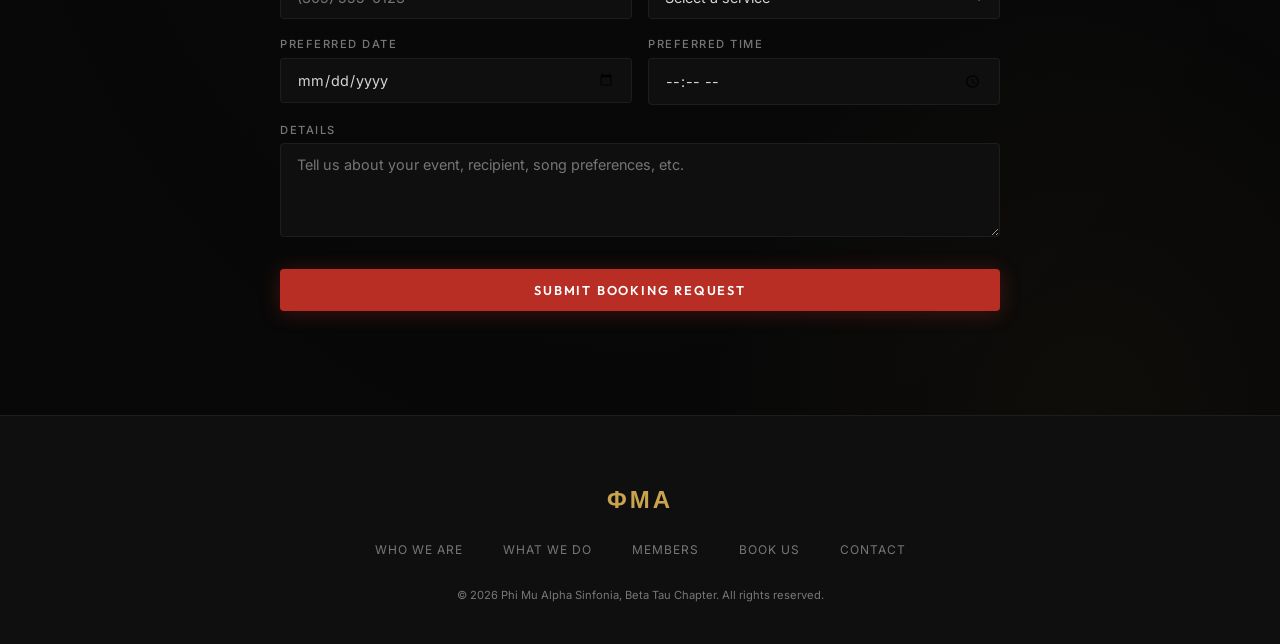
<file: music-directory/book.html>
<!DOCTYPE html>
<html lang="en">

<head>
    <meta charset="UTF-8" />
    <meta name="viewport" content="width=device-width, initial-scale=1.0" />
    <title>Book Us — Phi Mu Alpha Sinfonia</title>
    <meta name="description"
        content="Book Phi Mu Alpha Sinfonia for fundraisers, birthday grams, and musical performances." />
    <link rel="preconnect" href="https://fonts.googleapis.com" />
    <link rel="preconnect" href="https://fonts.gstatic.com" crossorigin />
    <link
        href="https://fonts.googleapis.com/css2?family=Outfit:wght@300;400;500;600;700&family=Inter:wght@300;400;500&display=swap"
        rel="stylesheet" />
    <link rel="stylesheet" href="styles.css" />
</head>

<body>

    <nav class="site-nav">
        <div class="nav-inner">
            <a href="index.html" class="nav-logo">ΦΜΑ</a>
            <button id="nav-toggle" class="nav-toggle" aria-label="Menu">
                <span></span><span></span><span></span>
            </button>
            <ul id="nav-links" class="nav-links">
                <li><a href="index.html">Home</a></li>
                <li><a href="about.html">Who We Are</a></li>
                <li><a href="mission.html">What We Do</a></li>
                <li><a href="members.html">Members</a></li>
                <li><a href="alumni.html">Alumni</a></li>
                <li><a href="book.html">Book Us</a></li>
                <li><a href="contact.html">Contact</a></li>
            </ul>
        </div>
    </nav>

    <!-- HERO -->
    <header class="page-hero">
        <div class="container">
            <p class="tag">Services</p>
            <h1>Book Us</h1>
            <p class="lead">From fundraiser performances to personalized birthday grams — let us bring the music to you.
            </p>
        </div>
    </header>

    <!-- SERVICES -->
    <section class="section">
        <div class="container">
            <div class="reveal">
                <p class="section-label">What We Offer</p>
                <h2 class="section-heading">Our Services</h2>
            </div>
            <div class="services-grid stagger">
                <div class="service-card reveal">
                    <div class="service-icon">🎵</div>
                    <h3>Birthday Grams</h3>
                    <p class="service-desc">Surprise someone special with a personalized musical performance delivered
                        by our brothers. We'll sing, serenade, and make their day unforgettable.</p>
                    <div class="service-pricing">
                        <span class="price">Starting at $25</span>
                    </div>
                    <ul class="service-features">
                        <li>2–3 songs of your choice</li>
                        <li>Personalized message</li>
                        <li>On-campus delivery</li>
                        <li>Photo/video included</li>
                    </ul>
                </div>
                <div class="service-card reveal">
                    <div class="service-icon">🎤</div>
                    <h3>Fundraiser Events</h3>
                    <p class="service-desc">Hire our chapter for live performances at your fundraiser, charity gala, or
                        campus event. We bring energy, professionalism, and outstanding musicianship.</p>
                    <div class="service-pricing">
                        <span class="price">Custom Quote</span>
                    </div>
                    <ul class="service-features">
                        <li>Full ensemble or small group</li>
                        <li>Repertoire tailored to your event</li>
                        <li>Sound equipment available</li>
                        <li>Flexible scheduling</li>
                    </ul>
                </div>
                <div class="service-card reveal">
                    <div class="service-icon">🎶</div>
                    <h3>Private Performances</h3>
                    <p class="service-desc">From proposals to anniversaries, our brothers can provide intimate musical
                        performances for your most special moments.</p>
                    <div class="service-pricing">
                        <span class="price">Starting at $50</span>
                    </div>
                    <ul class="service-features">
                        <li>Custom song selection</li>
                        <li>Solo or group options</li>
                        <li>Indoor & outdoor venues</li>
                        <li>Coordination with your event</li>
                    </ul>
                </div>
            </div>
        </div>
    </section>

    <!-- BOOKING FORM -->
    <section class="section">
        <div class="container">
            <div class="reveal">
                <p class="section-label">Get Started</p>
                <h2 class="section-heading">Book a Service</h2>
            </div>
            <form id="booking-form" class="booking-form reveal">
                <div class="form-row">
                    <div class="form-group">
                        <label for="book-name">Your Name</label>
                        <input type="text" id="book-name" required placeholder="Full name" />
                    </div>
                    <div class="form-group">
                        <label for="book-email">Email</label>
                        <input type="email" id="book-email" required placeholder="you@email.com" />
                    </div>
                </div>
                <div class="form-row">
                    <div class="form-group">
                        <label for="book-phone">Phone</label>
                        <input type="tel" id="book-phone" placeholder="(305) 555-0123" />
                    </div>
                    <div class="form-group">
                        <label for="book-service">Service</label>
                        <select id="book-service" required>
                            <option value="" disabled selected>Select a service</option>
                            <option value="birthday-gram">Birthday Gram</option>
                            <option value="fundraiser">Fundraiser Event</option>
                            <option value="private">Private Performance</option>
                            <option value="other">Other</option>
                        </select>
                    </div>
                </div>
                <div class="form-row">
                    <div class="form-group">
                        <label for="book-date">Preferred Date</label>
                        <input type="date" id="book-date" required />
                    </div>
                    <div class="form-group">
                        <label for="book-time">Preferred Time</label>
                        <input type="time" id="book-time" />
                    </div>
                </div>
                <div class="form-group">
                    <label for="book-details">Details</label>
                    <textarea id="book-details" rows="4"
                        placeholder="Tell us about your event, recipient, song preferences, etc."></textarea>
                </div>
                <button type="submit" class="btn btn-primary btn-submit" id="book-submit">Submit Booking
                    Request</button>
            </form>
        </div>
    </section>

    <footer class="site-footer">
        <div class="container footer-inner">
            <p class="footer-logo">ΦΜΑ</p>
            <ul class="footer-links">
                <li><a href="about.html">Who We Are</a></li>
                <li><a href="mission.html">What We Do</a></li>
                <li><a href="members.html">Members</a></li>
                <li><a href="book.html">Book Us</a></li>
                <li><a href="contact.html">Contact</a></li>
            </ul>
            <p class="footer-copy">&copy; 2026 Phi Mu Alpha Sinfonia, Beta Tau Chapter. All rights reserved.</p>
        </div>
    </footer>

    <script src="script.js"></script>
    <script>
        document.addEventListener('DOMContentLoaded', () => {
            const form = document.getElementById('booking-form');
            const btn = document.getElementById('book-submit');
            form.addEventListener('submit', e => {
                e.preventDefault();
                btn.textContent = 'Booking Sent ✓';
                btn.classList.add('sent');
                btn.disabled = true;
                setTimeout(() => {
                    btn.textContent = 'Submit Booking Request';
                    btn.classList.remove('sent');
                    btn.disabled = false;
                    form.reset();
                }, 3000);
            });
        });
    </script>
</body>

</html>
</file>
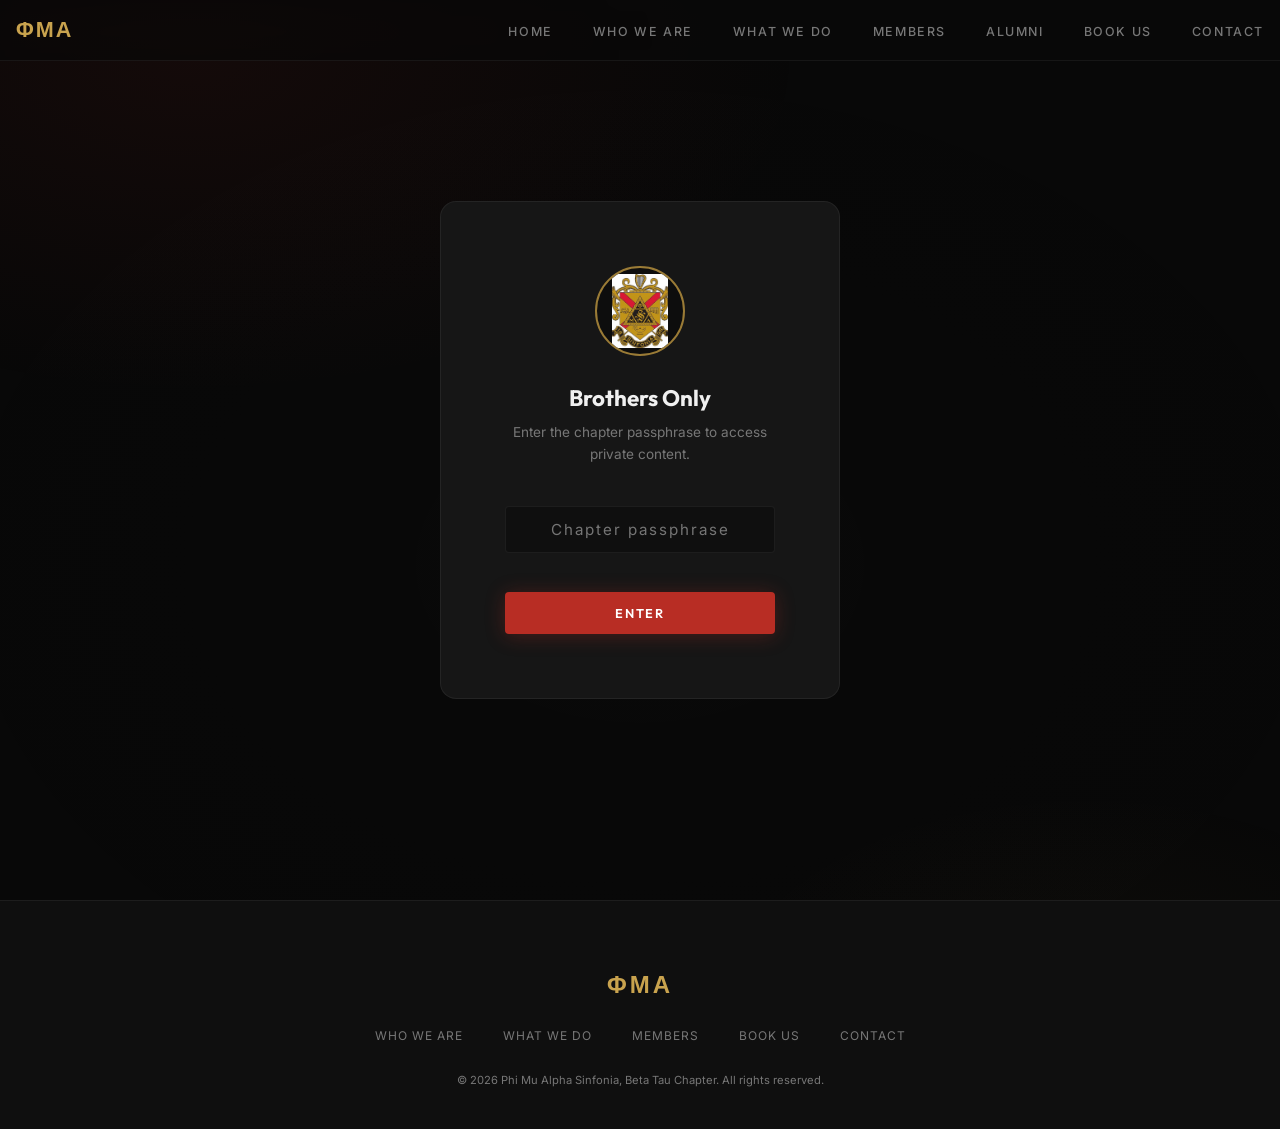
<file: music-directory/brothers.html>
<!DOCTYPE html>
<html lang="en">

<head>
    <meta charset="UTF-8" />
    <meta name="viewport" content="width=device-width, initial-scale=1.0" />
    <title>Brothers — Phi Mu Alpha Sinfonia</title>
    <meta name="description" content="Private content for brothers of Phi Mu Alpha Sinfonia, Beta Tau Chapter." />
    <link rel="preconnect" href="https://fonts.googleapis.com" />
    <link rel="preconnect" href="https://fonts.gstatic.com" crossorigin />
    <link
        href="https://fonts.googleapis.com/css2?family=Outfit:wght@300;400;500;600;700&family=Inter:wght@300;400;500&display=swap"
        rel="stylesheet" />
    <link rel="stylesheet" href="styles.css" />
</head>

<body>

    <nav class="site-nav">
        <div class="nav-inner">
            <a href="index.html" class="nav-logo">ΦΜΑ</a>
            <button id="nav-toggle" class="nav-toggle" aria-label="Menu">
                <span></span><span></span><span></span>
            </button>
            <ul id="nav-links" class="nav-links">
                <li><a href="index.html">Home</a></li>
                <li><a href="about.html">Who We Are</a></li>
                <li><a href="mission.html">What We Do</a></li>
                <li><a href="members.html">Members</a></li>
                <li><a href="alumni.html">Alumni</a></li>
                <li><a href="book.html">Book Us</a></li>
                <li><a href="contact.html">Contact</a></li>
            </ul>
        </div>
    </nav>

    <!-- HERO -->
    <header class="page-hero">
        <div class="container">
            <p class="tag">Private</p>
            <h1>Brothers Portal</h1>
            <p class="lead">Welcome, Brother. This content is for Sinfonians only.</p>
            <button id="logout-btn" class="btn btn-outline" style="margin-top:1.5rem;">Logout</button>
        </div>
    </header>

    <!-- FRATERNITY SONGS -->
    <section class="section">
        <div class="container">
            <div class="reveal">
                <p class="section-label">Our Music</p>
                <h2 class="section-heading">Fraternity Songs</h2>
            </div>
            <div class="songs-list stagger">

                <div class="song-card reveal">
                    <div class="song-header">
                        <span class="song-number">01</span>
                        <div>
                            <h3>The Red and Black</h3>
                            <p class="song-meta">Official Hymn</p>
                        </div>
                    </div>
                    <div class="song-lyrics">
                        <p>Hail to thee, our noble Order,<br />
                            Mighty Phi Mu Alpha,<br />
                            Red and Black our colors flying,<br />
                            Ever, ever nigh.<br /><br />
                            Brothers joined in sacred union,<br />
                            Pledged to music's art,<br />
                            Bound by ties that none can sever,<br />
                            Heart to loyal heart.</p>
                    </div>
                </div>

                <div class="song-card reveal">
                    <div class="song-header">
                        <span class="song-number">02</span>
                        <div>
                            <h3>Hail Sinfonia</h3>
                            <p class="song-meta">Gathering Song</p>
                        </div>
                    </div>
                    <div class="song-lyrics">
                        <p>Hail Sinfonia, hail to thee,<br />
                            Loyal sons we'll always be.<br />
                            Through the years our voices raise,<br />
                            Singing ever songs of praise.<br /><br />
                            Red and black our banners fly,<br />
                            Music lifts our spirits high.<br />
                            Brothers all, from shore to shore,<br />
                            Phi Mu Alpha evermore.</p>
                    </div>
                </div>

                <div class="song-card reveal">
                    <div class="song-header">
                        <span class="song-number">03</span>
                        <div>
                            <h3>The Toast Song</h3>
                            <p class="song-meta">Brotherhood Anthem</p>
                        </div>
                    </div>
                    <div class="song-lyrics">
                        <p>Here's to our fraternity,<br />
                            Noble Phi Mu Alpha,<br />
                            May she ever prosper,<br />
                            May she live for aye.<br /><br />
                            Raise your voices, brothers dear,<br />
                            Sing with all your might,<br />
                            For the red and black we love,<br />
                            Burning ever bright.</p>
                    </div>
                </div>

            </div>
        </div>
    </section>

    <!-- PRIVATE RESOURCES -->
    <section class="section">
        <div class="container">
            <div class="reveal">
                <p class="section-label">Internal</p>
                <h2 class="section-heading">Chapter Resources</h2>
            </div>
            <div class="resources-grid stagger">
                <div class="resource-card reveal">
                    <div class="resource-icon">📋</div>
                    <h3>Meeting Minutes</h3>
                    <p>Access to weekly chapter meeting notes, agendas, and action items.</p>
                </div>
                <div class="resource-card reveal">
                    <div class="resource-icon">📅</div>
                    <h3>Chapter Calendar</h3>
                    <p>Upcoming rehearsals, performances, rush events, and brotherhood activities.</p>
                </div>
                <div class="resource-card reveal">
                    <div class="resource-icon">📖</div>
                    <h3>Ritual & Traditions</h3>
                    <p>Official rituals, ceremony guides, and chapter-specific traditions.</p>
                </div>
                <div class="resource-card reveal">
                    <div class="resource-icon">💰</div>
                    <h3>Dues & Finance</h3>
                    <p>Chapter dues information, payment links, and treasury reports.</p>
                </div>
                <div class="resource-card reveal">
                    <div class="resource-icon">🎼</div>
                    <h3>Sheet Music Library</h3>
                    <p>Shared sheet music for chapter performances and recitals.</p>
                </div>
                <div class="resource-card reveal">
                    <div class="resource-icon">📞</div>
                    <h3>Brother Directory</h3>
                    <p>Private contact information for all active and alumni brothers.</p>
                </div>
            </div>
        </div>
    </section>

    <footer class="site-footer">
        <div class="container footer-inner">
            <p class="footer-logo">ΦΜΑ</p>
            <ul class="footer-links">
                <li><a href="about.html">Who We Are</a></li>
                <li><a href="mission.html">What We Do</a></li>
                <li><a href="members.html">Members</a></li>
                <li><a href="book.html">Book Us</a></li>
                <li><a href="contact.html">Contact</a></li>
            </ul>
            <p class="footer-copy">&copy; 2026 Phi Mu Alpha Sinfonia, Beta Tau Chapter. All rights reserved.</p>
        </div>
    </footer>

    <script src="script.js"></script>
    <script>
        document.addEventListener('DOMContentLoaded', () => {
            // Guard: redirect if not logged in
            if (!isBrotherLoggedIn()) {
                window.location.href = 'login.html';
                return;
            }

            document.getElementById('logout-btn').addEventListener('click', () => {
                brotherLogout();
                window.location.href = 'login.html';
            });
        });
    </script>
</body>

</html>
</file>
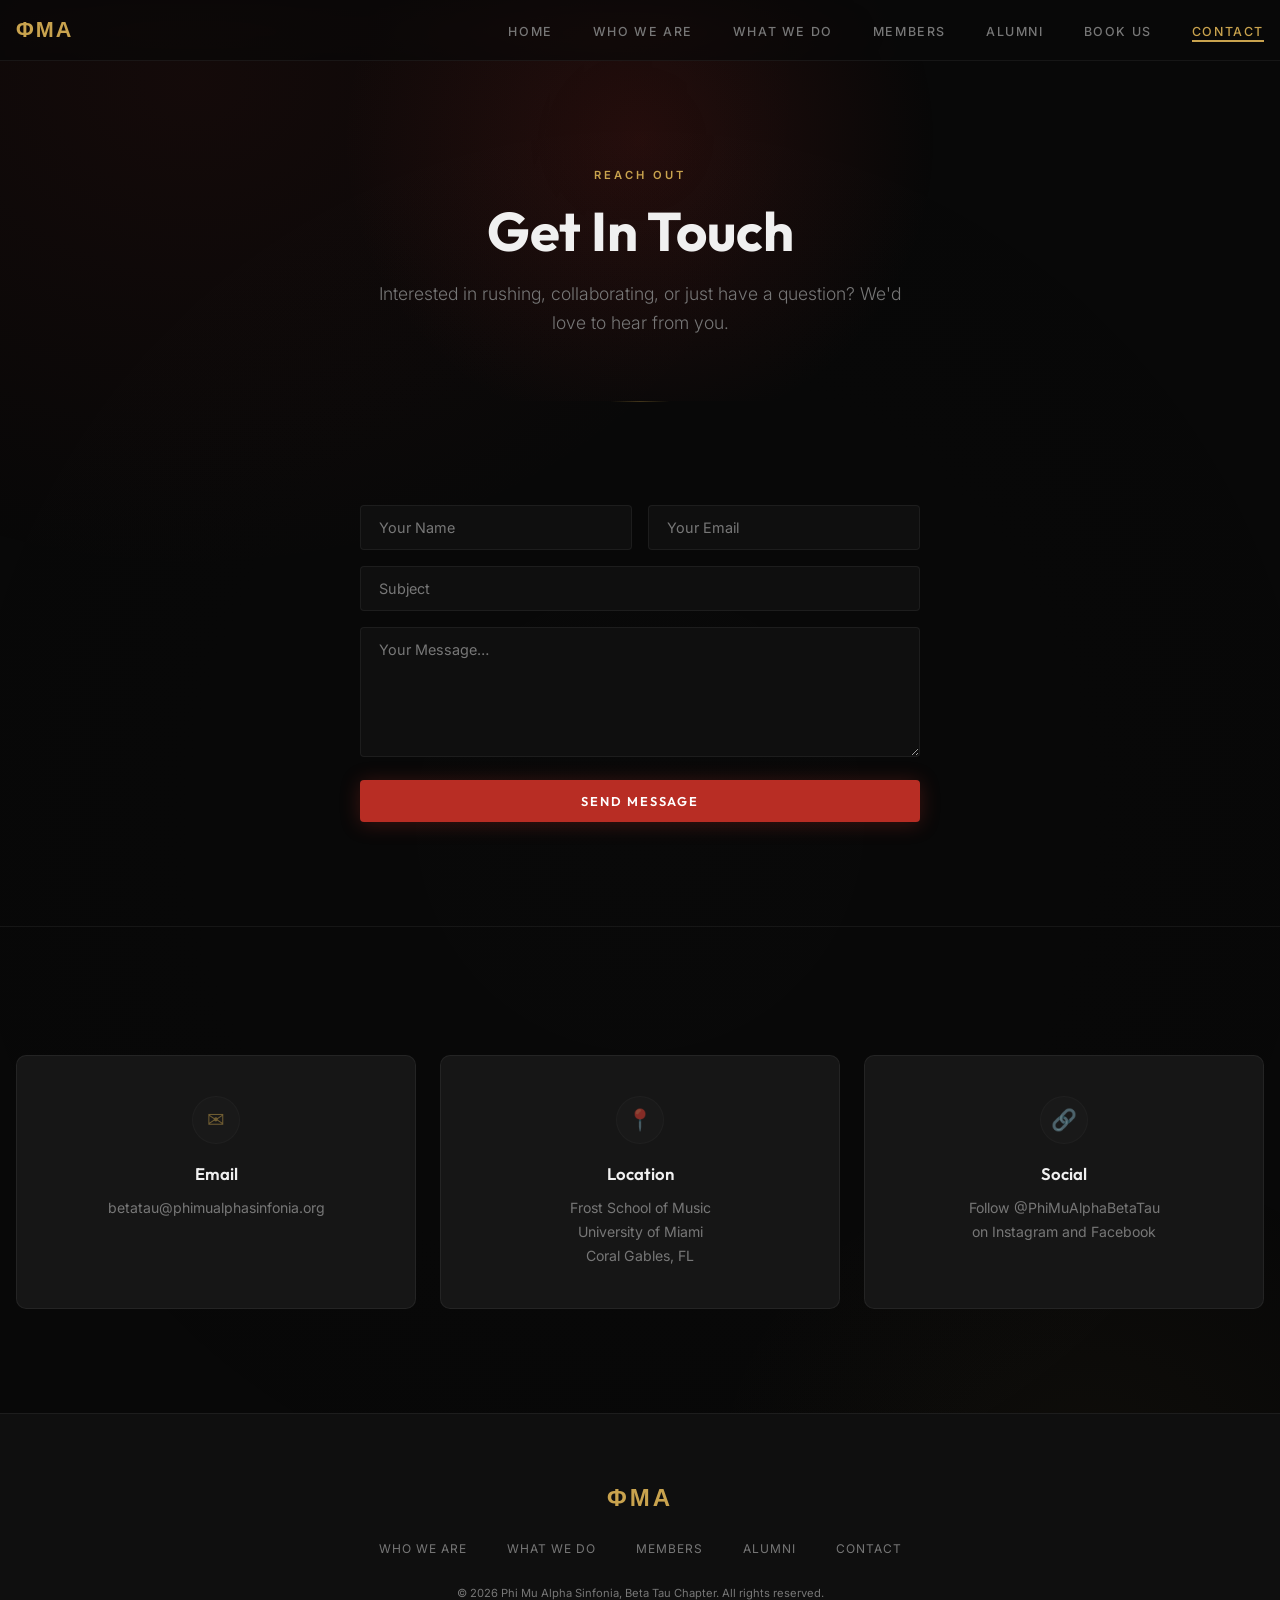
<file: music-directory/contact.html>
<!DOCTYPE html>
<html lang="en">

<head>
    <meta charset="UTF-8" />
    <meta name="viewport" content="width=device-width, initial-scale=1.0" />
    <title>Contact — Phi Mu Alpha Sinfonia</title>
    <meta name="description"
        content="Get in touch with Phi Mu Alpha Sinfonia, Beta Tau Chapter. Interested in joining or collaborating? Send us a message." />
    <link rel="preconnect" href="https://fonts.googleapis.com" />
    <link rel="preconnect" href="https://fonts.gstatic.com" crossorigin />
    <link
        href="https://fonts.googleapis.com/css2?family=Outfit:wght@300;400;500;600;700&family=Inter:wght@300;400;500&display=swap"
        rel="stylesheet" />
    <link rel="stylesheet" href="styles.css" />
</head>

<body>

    <nav class="site-nav">
        <div class="nav-inner">
            <a href="index.html" class="nav-logo">ΦΜΑ</a>
            <button id="nav-toggle" class="nav-toggle" aria-label="Menu">
                <span></span><span></span><span></span>
            </button>
            <ul id="nav-links" class="nav-links">
                <li><a href="index.html">Home</a></li>
                <li><a href="about.html">Who We Are</a></li>
                <li><a href="mission.html">What We Do</a></li>
                <li><a href="members.html">Members</a></li>
                <li><a href="alumni.html">Alumni</a></li>
                <li><a href="book.html">Book Us</a></li>
                <li><a href="contact.html">Contact</a></li>
            </ul>
        </div>
    </nav>

    <!-- HERO -->
    <header class="page-hero">
        <div class="container">
            <p class="tag">Reach Out</p>
            <h1>Get In Touch</h1>
            <p class="lead">Interested in rushing, collaborating, or just have a question? We'd love to hear from you.
            </p>
        </div>
    </header>

    <!-- FORM -->
    <section class="section">
        <div class="container">
            <form id="contact-form" class="contact-form reveal">
                <div class="form-row">
                    <input type="text" id="contact-name" placeholder="Your Name" required />
                    <input type="email" id="contact-email" placeholder="Your Email" required />
                </div>
                <input type="text" id="contact-subject" placeholder="Subject" style="margin-bottom: var(--space-sm);" />
                <textarea id="contact-message" rows="6" placeholder="Your Message…" required></textarea>
                <button type="submit" class="btn btn-primary">Send Message</button>
            </form>
        </div>
    </section>

    <!-- INFO -->
    <section class="section">
        <div class="container">
            <div class="pillars-grid stagger">
                <div class="pillar-card reveal">
                    <div class="pillar-icon">✉</div>
                    <h3>Email</h3>
                    <p>betatau@phimualphasinfonia.org</p>
                </div>
                <div class="pillar-card reveal">
                    <div class="pillar-icon">📍</div>
                    <h3>Location</h3>
                    <p>Frost School of Music<br />University of Miami<br />Coral Gables, FL</p>
                </div>
                <div class="pillar-card reveal">
                    <div class="pillar-icon">🔗</div>
                    <h3>Social</h3>
                    <p>Follow @PhiMuAlphaBetaTau<br />on Instagram and Facebook</p>
                </div>
            </div>
        </div>
    </section>

    <footer class="site-footer">
        <div class="container footer-inner">
            <p class="footer-logo">ΦΜΑ</p>
            <ul class="footer-links">
                <li><a href="about.html">Who We Are</a></li>
                <li><a href="mission.html">What We Do</a></li>
                <li><a href="members.html">Members</a></li>
                <li><a href="alumni.html">Alumni</a></li>
                <li><a href="contact.html">Contact</a></li>
            </ul>
            <p class="footer-copy">&copy; 2026 Phi Mu Alpha Sinfonia, Beta Tau Chapter. All rights reserved.</p>
        </div>
    </footer>

    <script src="script.js"></script>
    <script>
        document.getElementById('contact-form').addEventListener('submit', e => {
            e.preventDefault();
            const btn = e.target.querySelector('.btn');
            btn.textContent = 'Message Sent ✓';
            btn.style.background = 'var(--clr-gold)';
            setTimeout(() => {
                btn.textContent = 'Send Message';
                btn.style.background = '';
                e.target.reset();
            }, 2500);
        });
    </script>
</body>

</html>
</file>
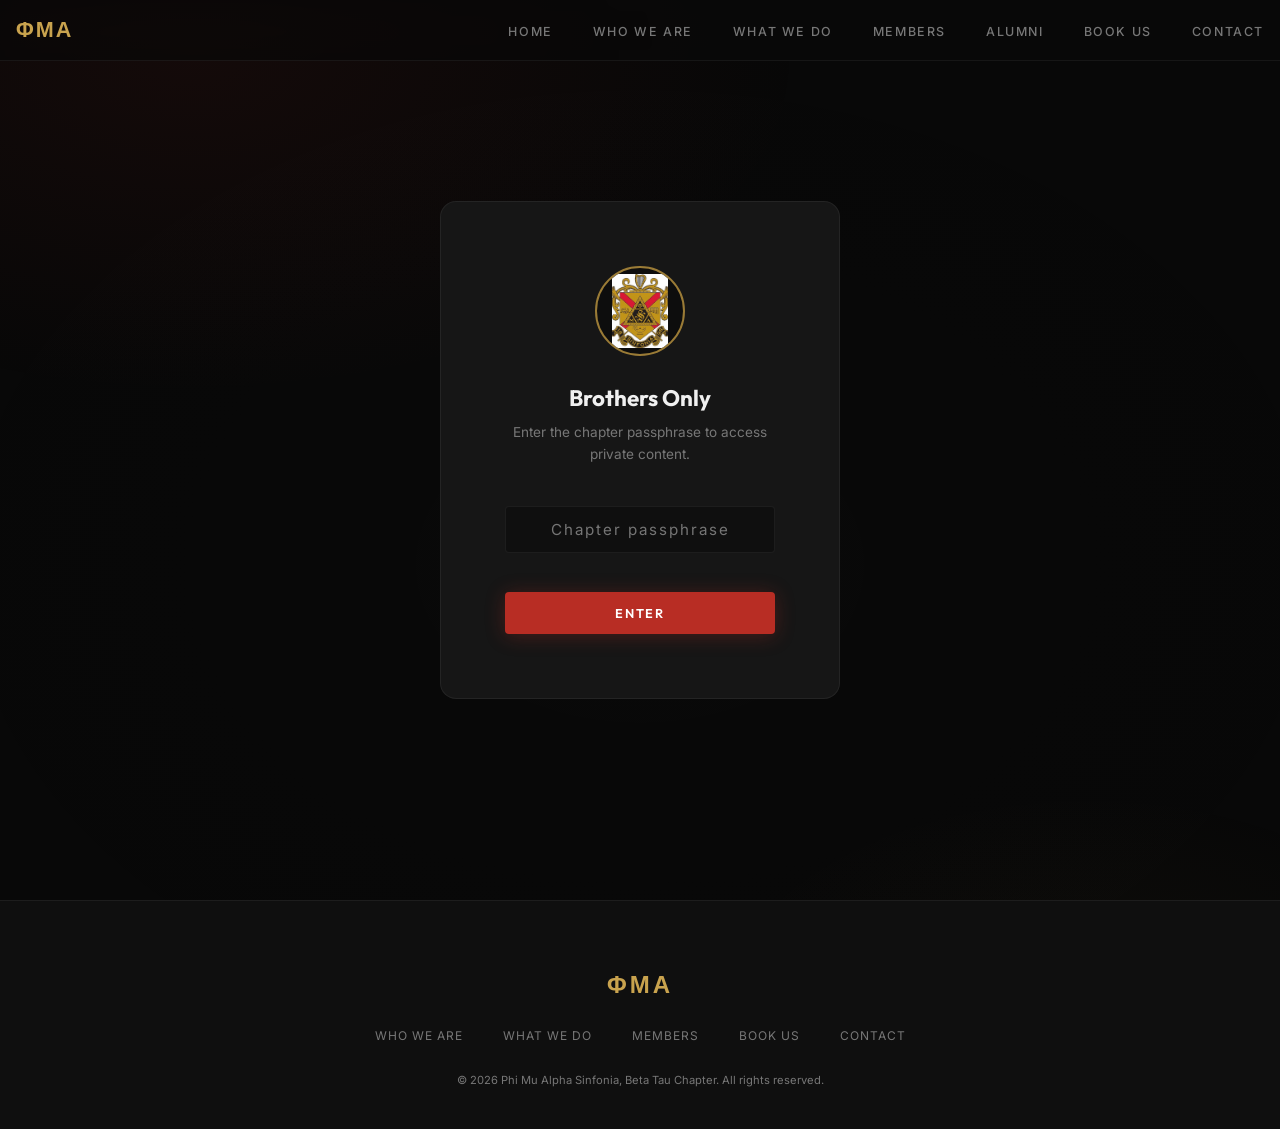
<file: music-directory/login.html>
<!DOCTYPE html>
<html lang="en">

<head>
    <meta charset="UTF-8" />
    <meta name="viewport" content="width=device-width, initial-scale=1.0" />
    <title>Brothers Login — Phi Mu Alpha Sinfonia</title>
    <meta name="description" content="Brothers-only login for Phi Mu Alpha Sinfonia, Beta Tau Chapter." />
    <link rel="preconnect" href="https://fonts.googleapis.com" />
    <link rel="preconnect" href="https://fonts.gstatic.com" crossorigin />
    <link
        href="https://fonts.googleapis.com/css2?family=Outfit:wght@300;400;500;600;700&family=Inter:wght@300;400;500&display=swap"
        rel="stylesheet" />
    <link rel="stylesheet" href="styles.css" />
</head>

<body>

    <nav class="site-nav">
        <div class="nav-inner">
            <a href="index.html" class="nav-logo">ΦΜΑ</a>
            <button id="nav-toggle" class="nav-toggle" aria-label="Menu">
                <span></span><span></span><span></span>
            </button>
            <ul id="nav-links" class="nav-links">
                <li><a href="index.html">Home</a></li>
                <li><a href="about.html">Who We Are</a></li>
                <li><a href="mission.html">What We Do</a></li>
                <li><a href="members.html">Members</a></li>
                <li><a href="alumni.html">Alumni</a></li>
                <li><a href="book.html">Book Us</a></li>
                <li><a href="contact.html">Contact</a></li>
            </ul>
        </div>
    </nav>

    <section class="login-section">
        <div class="login-card">
            <div class="login-emblem">
                <img src="assets/pma logo.jpeg" alt="ΦΜΑ" class="login-emblem-img" />
            </div>
            <h1 class="login-title">Brothers Only</h1>
            <p class="login-subtitle">Enter the chapter passphrase to access private content.</p>
            <form id="login-form" class="login-form">
                <div class="form-group">
                    <input type="password" id="login-password" required placeholder="Chapter passphrase"
                        autocomplete="off" />
                </div>
                <p id="login-error" class="login-error"></p>
                <button type="submit" class="btn btn-primary" style="width:100%;justify-content:center;">Enter</button>
            </form>
        </div>
    </section>

    <footer class="site-footer">
        <div class="container footer-inner">
            <p class="footer-logo">ΦΜΑ</p>
            <ul class="footer-links">
                <li><a href="about.html">Who We Are</a></li>
                <li><a href="mission.html">What We Do</a></li>
                <li><a href="members.html">Members</a></li>
                <li><a href="book.html">Book Us</a></li>
                <li><a href="contact.html">Contact</a></li>
            </ul>
            <p class="footer-copy">&copy; 2026 Phi Mu Alpha Sinfonia, Beta Tau Chapter. All rights reserved.</p>
        </div>
    </footer>

    <script src="script.js"></script>
    <script>
        document.addEventListener('DOMContentLoaded', () => {
            // If already logged in, redirect
            if (isBrotherLoggedIn()) {
                window.location.href = 'brothers.html';
                return;
            }

            const form = document.getElementById('login-form');
            const errorEl = document.getElementById('login-error');
            const card = document.querySelector('.login-card');

            form.addEventListener('submit', e => {
                e.preventDefault();
                const pw = document.getElementById('login-password').value;

                if (brotherLogin(pw)) {
                    window.location.href = 'brothers.html';
                } else {
                    errorEl.textContent = 'Incorrect passphrase. Try again.';
                    card.classList.add('shake');
                    setTimeout(() => card.classList.remove('shake'), 500);
                }
            });
        });
    </script>
</body>

</html>
</file>
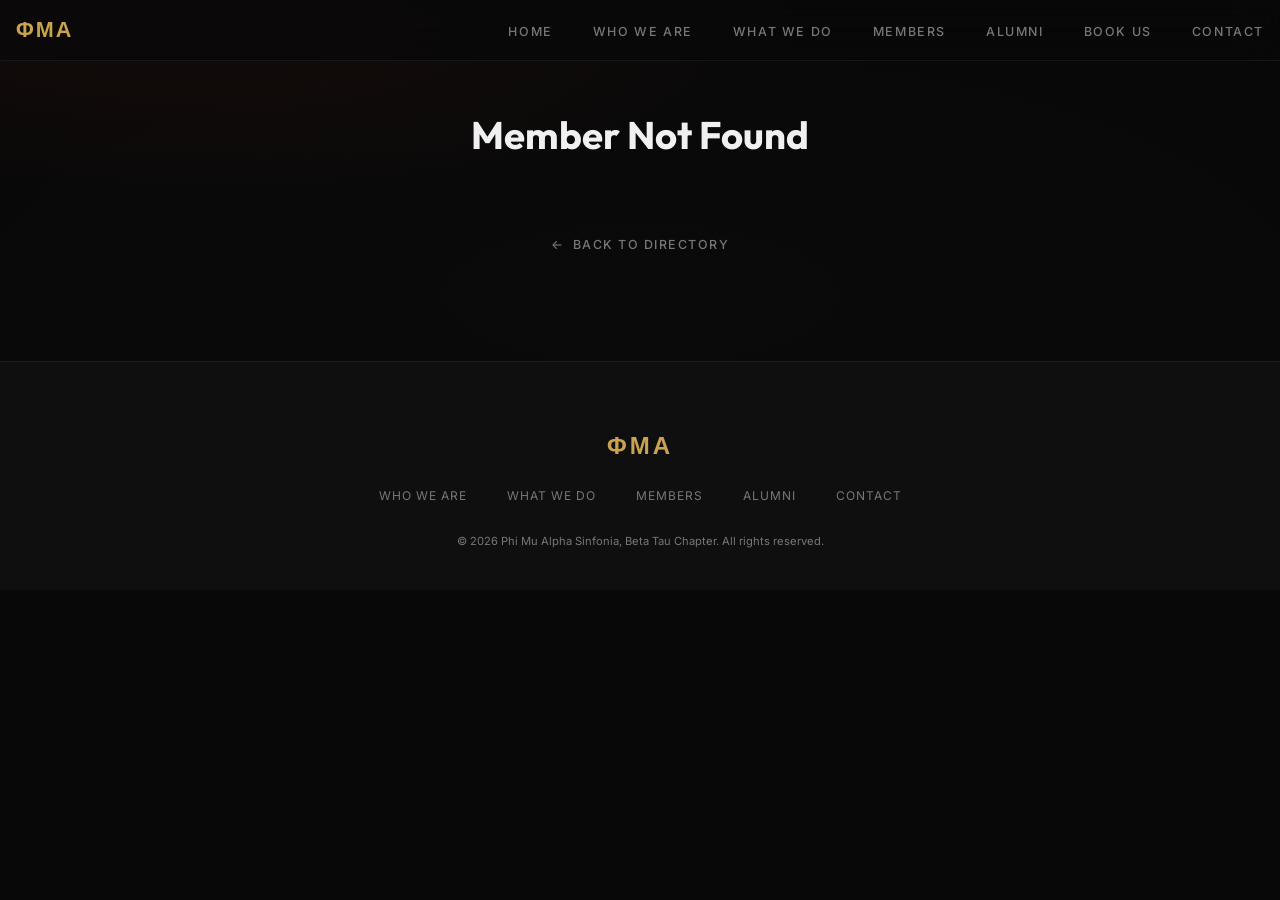
<file: music-directory/member.html>
<!DOCTYPE html>
<html lang="en">

<head>
    <meta charset="UTF-8" />
    <meta name="viewport" content="width=device-width, initial-scale=1.0" />
    <title>Member Profile — Phi Mu Alpha Sinfonia</title>
    <meta name="description" content="Member profile — Phi Mu Alpha Sinfonia, Beta Tau Chapter." />
    <link rel="preconnect" href="https://fonts.googleapis.com" />
    <link rel="preconnect" href="https://fonts.gstatic.com" crossorigin />
    <link
        href="https://fonts.googleapis.com/css2?family=Outfit:wght@300;400;500;600;700&family=Inter:wght@300;400;500&display=swap"
        rel="stylesheet" />
    <link rel="stylesheet" href="styles.css" />
</head>

<body>

    <nav class="site-nav">
        <div class="nav-inner">
            <a href="index.html" class="nav-logo">ΦΜΑ</a>
            <button id="nav-toggle" class="nav-toggle" aria-label="Menu">
                <span></span><span></span><span></span>
            </button>
            <ul id="nav-links" class="nav-links">
                <li><a href="index.html">Home</a></li>
                <li><a href="about.html">Who We Are</a></li>
                <li><a href="mission.html">What We Do</a></li>
                <li><a href="members.html">Members</a></li>
                <li><a href="alumni.html">Alumni</a></li>
                <li><a href="book.html">Book Us</a></li>
                <li><a href="contact.html">Contact</a></li>
            </ul>
        </div>
    </nav>

    <section class="profile-section">
        <div class="container" id="profile-content">
            <!-- JS renders profile content -->
        </div>
    </section>

    <footer class="site-footer">
        <div class="container footer-inner">
            <p class="footer-logo">ΦΜΑ</p>
            <ul class="footer-links">
                <li><a href="about.html">Who We Are</a></li>
                <li><a href="mission.html">What We Do</a></li>
                <li><a href="members.html">Members</a></li>
                <li><a href="alumni.html">Alumni</a></li>
                <li><a href="contact.html">Contact</a></li>
            </ul>
            <p class="footer-copy">&copy; 2026 Phi Mu Alpha Sinfonia, Beta Tau Chapter. All rights reserved.</p>
        </div>
    </footer>

    <script src="script.js"></script>
    <script>
        document.addEventListener('DOMContentLoaded', () => {
            const params = new URLSearchParams(window.location.search);
            const id = parseInt(params.get('id'), 10);
            const type = params.get('type') || 'active';

            const list = type === 'alumni' ? alumniMembers : activeMembers;
            const member = list[id];

            if (!member) {
                document.getElementById('profile-content').innerHTML = `
          <p class="profile-name">Member Not Found</p>
          <a href="${type === 'alumni' ? 'alumni.html' : 'members.html'}" class="profile-back">Back to Directory</a>
        `;
                return;
            }

            document.title = `${member.name} — Phi Mu Alpha Sinfonia`;

            const backPage = type === 'alumni' ? 'alumni.html' : 'members.html';
            const backLabel = type === 'alumni' ? 'Back to Alumni' : 'Back to Members';

            document.getElementById('profile-content').innerHTML = `
        <div class="profile-avatar">${getInitials(member.name)}</div>
        <h1 class="profile-name">${member.name}</h1>
        <p class="profile-role">${member.role}</p>
        <div class="profile-details">
          <div class="profile-detail-item">
            <div class="profile-detail-label">Instrument</div>
            <div class="profile-detail-value">${member.instrument}</div>
          </div>
          ${member.year ? `
          <div class="profile-detail-item">
            <div class="profile-detail-label">Year</div>
            <div class="profile-detail-value">${member.year}</div>
          </div>` : ''}
          ${member.category ? `
          <div class="profile-detail-item">
            <div class="profile-detail-label">Section</div>
            <div class="profile-detail-value">${member.category}</div>
          </div>` : ''}
        </div>
        <p class="profile-bio">${member.bio}</p>
        <a href="${backPage}" class="profile-back">${backLabel}</a>
      `;
        });
    </script>
</body>

</html>
</file>
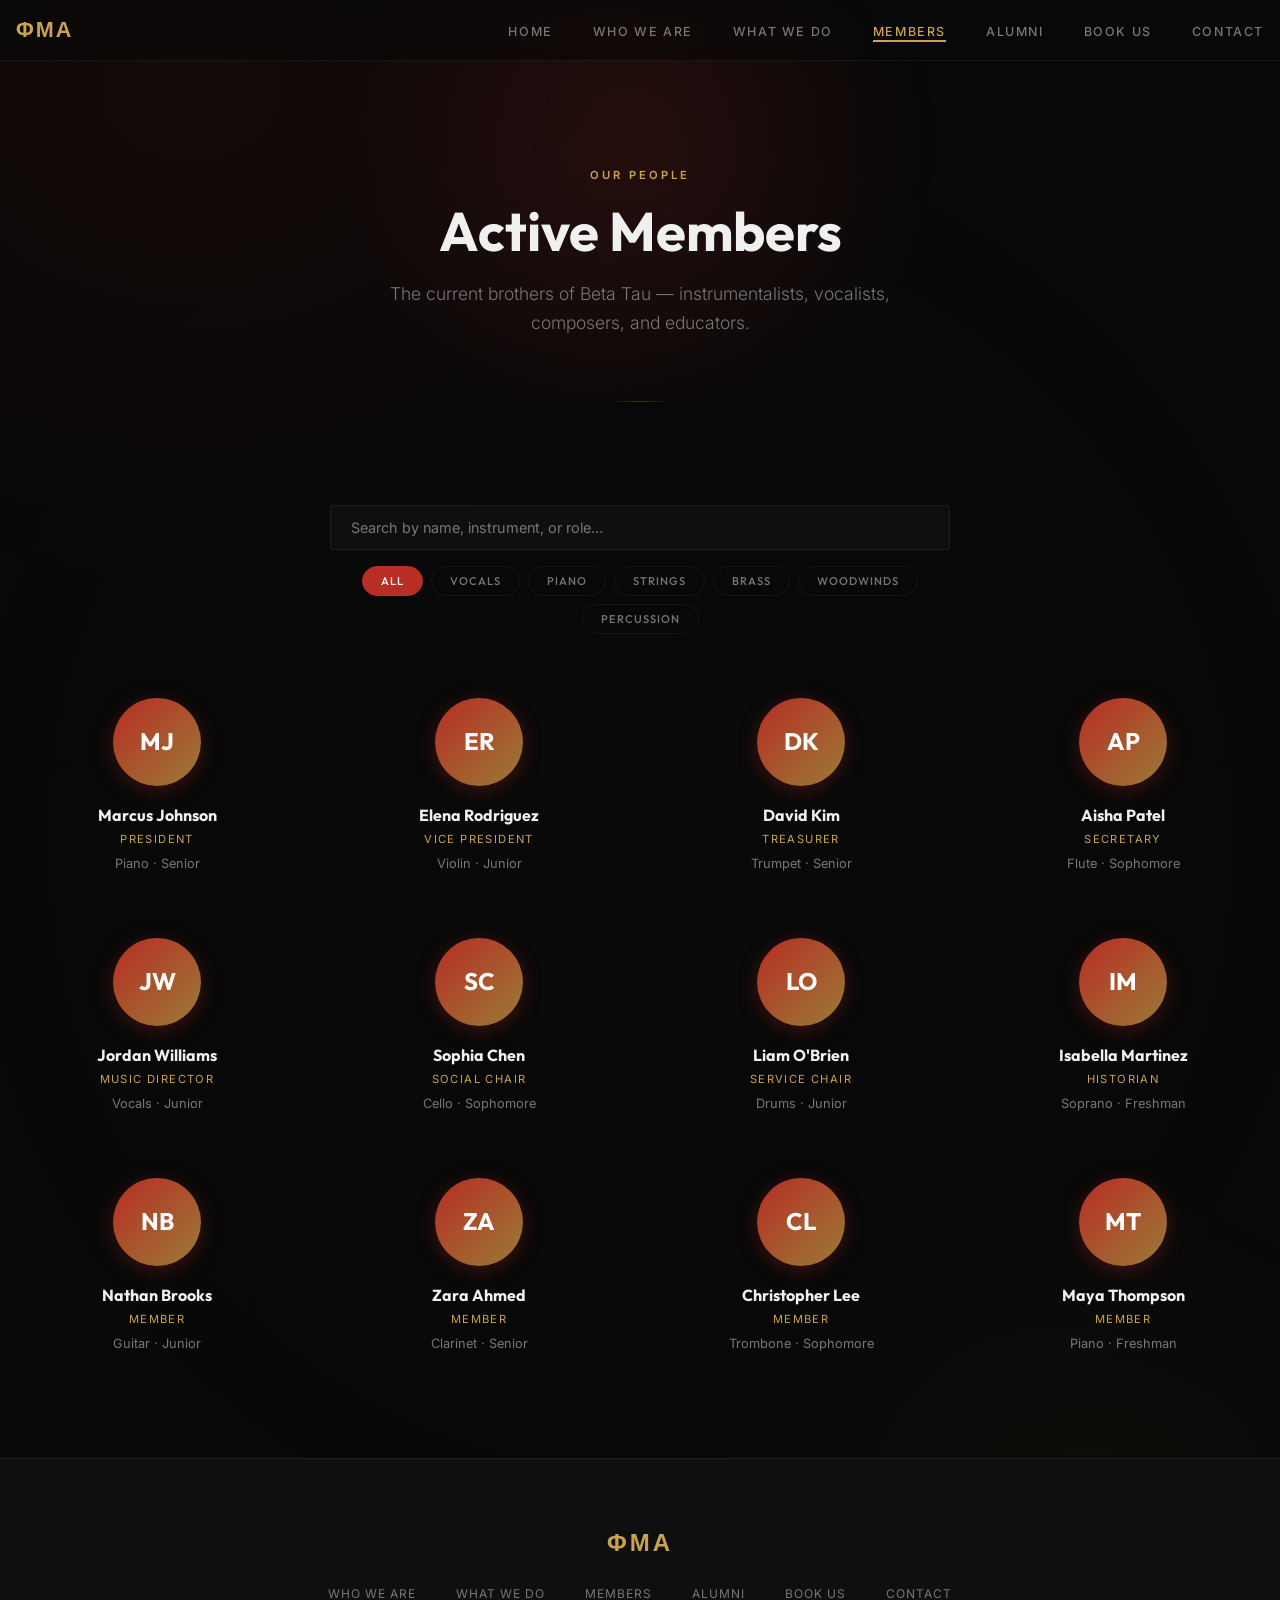
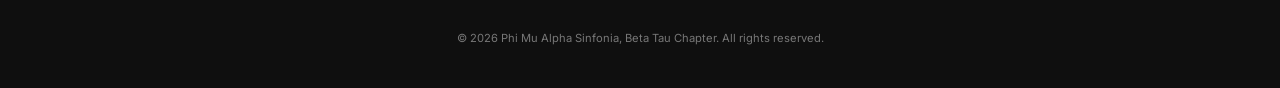
<file: music-directory/members.html>
<!DOCTYPE html>
<html lang="en">

<head>
    <meta charset="UTF-8" />
    <meta name="viewport" content="width=device-width, initial-scale=1.0" />
    <title>Active Members — Phi Mu Alpha Sinfonia</title>
    <meta name="description" content="Meet the active brothers of Phi Mu Alpha Sinfonia, Beta Tau Chapter." />
    <link rel="preconnect" href="https://fonts.googleapis.com" />
    <link rel="preconnect" href="https://fonts.gstatic.com" crossorigin />
    <link
        href="https://fonts.googleapis.com/css2?family=Outfit:wght@300;400;500;600;700&family=Inter:wght@300;400;500&display=swap"
        rel="stylesheet" />
    <link rel="stylesheet" href="styles.css" />
</head>

<body>

    <nav class="site-nav">
        <div class="nav-inner">
            <a href="index.html" class="nav-logo">ΦΜΑ</a>
            <button id="nav-toggle" class="nav-toggle" aria-label="Menu">
                <span></span><span></span><span></span>
            </button>
            <ul id="nav-links" class="nav-links">
                <li><a href="index.html">Home</a></li>
                <li><a href="about.html">Who We Are</a></li>
                <li><a href="mission.html">What We Do</a></li>
                <li><a href="members.html">Members</a></li>
                <li><a href="alumni.html">Alumni</a></li>
                <li><a href="book.html">Book Us</a></li>
                <li><a href="contact.html">Contact</a></li>
            </ul>
        </div>
    </nav>

    <!-- HERO -->
    <header class="page-hero">
        <div class="container">
            <p class="tag">Our People</p>
            <h1>Active Members</h1>
            <p class="lead">The current brothers of Beta Tau — instrumentalists, vocalists, composers, and educators.
            </p>
        </div>
    </header>

    <!-- DIRECTORY -->
    <section class="section">
        <div class="container">
            <div class="filter-bar reveal">
                <input type="text" id="member-search" class="search-input"
                    placeholder="Search by name, instrument, or role…" />
                <div class="filter-chips">
                    <button class="chip active" data-filter="all">All</button>
                    <button class="chip" data-filter="Vocals">Vocals</button>
                    <button class="chip" data-filter="Piano">Piano</button>
                    <button class="chip" data-filter="Strings">Strings</button>
                    <button class="chip" data-filter="Brass">Brass</button>
                    <button class="chip" data-filter="Woodwinds">Woodwinds</button>
                    <button class="chip" data-filter="Percussion">Percussion</button>
                </div>
            </div>
            <div id="members-grid" class="members-grid">
                <!-- JS renders cards -->
            </div>
        </div>
    </section>

    <footer class="site-footer">
        <div class="container footer-inner">
            <p class="footer-logo">ΦΜΑ</p>
            <ul class="footer-links">
                <li><a href="about.html">Who We Are</a></li>
                <li><a href="mission.html">What We Do</a></li>
                <li><a href="members.html">Members</a></li>
                <li><a href="alumni.html">Alumni</a></li>
                <li><a href="book.html">Book Us</a></li>
                <li><a href="contact.html">Contact</a></li>
            </ul>
            <p class="footer-copy">&copy; 2026 Phi Mu Alpha Sinfonia, Beta Tau Chapter. All rights reserved.</p>
        </div>
    </footer>

    <script src="script.js"></script>
    <script>
        document.addEventListener('DOMContentLoaded', () => {
            let currentFilter = 'all';

            function applyFilter() {
                const q = document.getElementById('member-search').value.toLowerCase();
                const filtered = activeMembers
                    .map((m, i) => ({ ...m, _origIdx: i }))
                    .filter(m => {
                        const cat = currentFilter === 'all' || m.category === currentFilter;
                        const search = m.name.toLowerCase().includes(q) ||
                            m.instrument.toLowerCase().includes(q) ||
                            m.role.toLowerCase().includes(q);
                        return cat && search;
                    });
                renderMembers(filtered, 'members-grid', 'active');
            }

            renderMembers(activeMembers, 'members-grid', 'active');

            document.querySelectorAll('.chip').forEach(chip => {
                chip.addEventListener('click', () => {
                    document.querySelectorAll('.chip').forEach(c => c.classList.remove('active'));
                    chip.classList.add('active');
                    currentFilter = chip.dataset.filter;
                    applyFilter();
                });
            });

            document.getElementById('member-search').addEventListener('input', applyFilter);
        });
    </script>
</body>

</html>
</file>
<file: music-directory/styles.css>
/* ============================================
   DESIGN TOKENS
   ============================================ */
:root {
    --clr-bg: #080808;
    --clr-surface: #0f0f0f;
    --clr-surface-2: #161616;
    --clr-surface-3: #1c1c1c;
    --clr-border: rgba(255, 255, 255, 0.06);
    --clr-border-h: rgba(255, 255, 255, 0.1);
    --clr-text: #d4d4d4;
    --clr-text-dim: #777;
    --clr-white: #f0f0f0;
    --clr-red: #b82d24;
    --clr-red-light: #d94438;
    --clr-red-glow: rgba(184, 45, 36, 0.3);
    --clr-gold: #c9a34e;
    --clr-gold-dim: #9a7b36;
    --clr-gold-glow: rgba(201, 163, 78, 0.15);

    --ff-heading: 'Outfit', sans-serif;
    --ff-body: 'Inter', sans-serif;

    --space-2xs: 0.25rem;
    --space-xs: 0.5rem;
    --space-sm: 1rem;
    --space-md: 1.5rem;
    --space-lg: 2.5rem;
    --space-xl: 4rem;
    --space-2xl: 6.5rem;

    --radius-sm: 4px;
    --radius-md: 10px;
    --radius-lg: 16px;

    --ease: cubic-bezier(0.22, 1, 0.36, 1);
    --ease-back: cubic-bezier(0.34, 1.56, 0.64, 1);
}

/* ============================================
   RESET & BASE
   ============================================ */
*,
*::before,
*::after {
    margin: 0;
    padding: 0;
    box-sizing: border-box;
}

html {
    scroll-behavior: smooth;
    font-size: 16px;
}

body {
    font-family: var(--ff-body);
    background: var(--clr-bg);
    color: var(--clr-text);
    line-height: 1.65;
    overflow-x: hidden;
    -webkit-font-smoothing: antialiased;
    -moz-osx-font-smoothing: grayscale;
    position: relative;
}

/* Atmospheric background glow */
body::before {
    content: '';
    position: fixed;
    inset: 0;
    z-index: -1;
    background:
        radial-gradient(ellipse 80% 50% at 15% 5%, rgba(184, 45, 36, 0.07) 0%, transparent 60%),
        radial-gradient(ellipse 60% 40% at 85% 90%, rgba(201, 163, 78, 0.04) 0%, transparent 50%),
        radial-gradient(ellipse 100% 80% at 50% 50%, rgba(255, 255, 255, 0.006) 0%, transparent 70%);
    pointer-events: none;
}

/* ============================================
   BACKGROUND INSTRUMENT SILHOUETTES
   ============================================ */
.bg-instruments {
    position: fixed;
    inset: 0;
    z-index: -1;
    pointer-events: none;
    overflow: hidden;
}

.bg-inst {
    position: absolute;
    color: var(--clr-gold);
    opacity: 0;
    animation: bgInstFadeIn 2s var(--ease) forwards;
}

/* Grand Piano — large, bottom-left area */
.bg-piano {
    width: 320px;
    bottom: -2%;
    left: -2%;
    animation: bgPianoIn 2.5s var(--ease) 0.5s forwards, bgFloatPiano 20s ease-in-out 3s infinite;
}

/* Acoustic Guitar — right side, mid-page */
.bg-guitar {
    width: 110px;
    top: 30%;
    right: 3%;
    animation: bgGuitarIn 2.5s var(--ease) 1s forwards, bgFloatGuitar 18s ease-in-out 3.5s infinite;
}

/* Trumpet — top-right area */
.bg-trumpet {
    width: 220px;
    top: 6%;
    right: -1%;
    color: var(--clr-red-light);
    animation: bgTrumpetIn 2.5s var(--ease) 1.5s forwards, bgFloatTrumpet 22s ease-in-out 4s infinite;
}

/* Drum — bottom-right */
.bg-drum {
    width: 150px;
    bottom: 8%;
    right: 6%;
    animation: bgDrumIn 2.5s var(--ease) 2s forwards, bgFloatDrum 16s ease-in-out 4.5s infinite;
}

/* Harp — left side, upper area */
.bg-harp {
    width: 130px;
    top: 12%;
    left: 3%;
    color: var(--clr-gold-dim);
    animation: bgHarpIn 2.5s var(--ease) 2.5s forwards, bgFloatHarp 24s ease-in-out 5s infinite;
}

/* Each instrument gets its own keyframes to preserve rotation */
@keyframes bgPianoIn {
    from {
        opacity: 0;
        transform: rotate(-12deg) scale(0.9);
    }

    to {
        opacity: 0.08;
        transform: rotate(-12deg) scale(1);
    }
}

@keyframes bgFloatPiano {

    0%,
    100% {
        transform: rotate(-12deg) translate(0, 0);
    }

    50% {
        transform: rotate(-12deg) translate(5px, -8px);
    }
}

@keyframes bgGuitarIn {
    from {
        opacity: 0;
        transform: rotate(15deg) scale(0.9);
    }

    to {
        opacity: 0.08;
        transform: rotate(15deg) scale(1);
    }
}

@keyframes bgFloatGuitar {

    0%,
    100% {
        transform: rotate(15deg) translate(0, 0);
    }

    50% {
        transform: rotate(15deg) translate(-4px, -6px);
    }
}

@keyframes bgTrumpetIn {
    from {
        opacity: 0;
        transform: rotate(-8deg) scale(0.9);
    }

    to {
        opacity: 0.07;
        transform: rotate(-8deg) scale(1);
    }
}

@keyframes bgFloatTrumpet {

    0%,
    100% {
        transform: rotate(-8deg) translate(0, 0);
    }

    50% {
        transform: rotate(-8deg) translate(6px, -5px);
    }
}

@keyframes bgDrumIn {
    from {
        opacity: 0;
        transform: rotate(5deg) scale(0.9);
    }

    to {
        opacity: 0.08;
        transform: rotate(5deg) scale(1);
    }
}

@keyframes bgFloatDrum {

    0%,
    100% {
        transform: rotate(5deg) translate(0, 0);
    }

    50% {
        transform: rotate(5deg) translate(-5px, -7px);
    }
}

@keyframes bgHarpIn {
    from {
        opacity: 0;
        transform: rotate(6deg) scale(0.9);
    }

    to {
        opacity: 0.08;
        transform: rotate(6deg) scale(1);
    }
}

@keyframes bgFloatHarp {

    0%,
    100% {
        transform: rotate(6deg) translate(0, 0);
    }

    50% {
        transform: rotate(6deg) translate(4px, -6px);
    }
}

a {
    color: inherit;
    text-decoration: none;
}

ul {
    list-style: none;
}

img {
    max-width: 100%;
    display: block;
}

button {
    font-family: inherit;
}

.container {
    max-width: 1360px;
    margin: 0 auto;
    padding: 0 var(--space-sm);
}

/* ============================================
   PAGE-LOAD ANIMATION
   ============================================ */
body {
    opacity: 0;
    animation: pageIn 0.6s var(--ease) 0.05s forwards;
}

@keyframes pageIn {
    from {
        opacity: 0;
        transform: translateY(12px);
    }

    to {
        opacity: 1;
        transform: translateY(0);
    }
}

/* ============================================
   NAV
   ============================================ */
.site-nav {
    position: fixed;
    top: 0;
    left: 0;
    right: 0;
    z-index: 1000;
    background: rgba(8, 8, 8, 0.75);
    backdrop-filter: blur(20px);
    -webkit-backdrop-filter: blur(20px);
    border-bottom: 1px solid var(--clr-border);
}

.nav-inner {
    max-width: 1360px;
    margin: 0 auto;
    padding: 0 var(--space-sm);
    display: flex;
    align-items: center;
    justify-content: space-between;
    height: 60px;
}

.nav-logo {
    font-family: var(--ff-heading);
    font-size: 1.35rem;
    font-weight: 700;
    color: var(--clr-gold);
    letter-spacing: 2px;
    transition: opacity 0.3s;
}

.nav-logo:hover {
    opacity: 0.8;
}

.nav-links {
    display: flex;
    gap: var(--space-lg);
}

.nav-links a {
    font-size: 0.78rem;
    font-weight: 500;
    text-transform: uppercase;
    letter-spacing: 1.6px;
    color: var(--clr-text-dim);
    transition: color 0.3s;
    position: relative;
}

.nav-links a::after {
    content: '';
    position: absolute;
    bottom: -3px;
    left: 0;
    width: 0;
    height: 1.5px;
    background: var(--clr-gold);
    transition: width 0.4s var(--ease);
}

.nav-links a:hover {
    color: var(--clr-white);
}

.nav-links a:hover::after {
    width: 100%;
}

.nav-links a.active {
    color: var(--clr-gold);
}

.nav-links a.active::after {
    width: 100%;
}

/* Hamburger */
.nav-toggle {
    display: none;
    flex-direction: column;
    gap: 5px;
    background: none;
    border: none;
    cursor: pointer;
    padding: 6px;
    z-index: 1001;
}

.nav-toggle span {
    width: 22px;
    height: 1.5px;
    background: var(--clr-white);
    border-radius: 2px;
    transition: all 0.35s var(--ease);
    transform-origin: center;
}

.nav-toggle.open span:nth-child(1) {
    transform: rotate(45deg) translate(4px, 4px);
}

.nav-toggle.open span:nth-child(2) {
    opacity: 0;
}

.nav-toggle.open span:nth-child(3) {
    transform: rotate(-45deg) translate(4px, -4px);
}

/* ============================================
   PAGE HERO (reused across internal pages)
   ============================================ */
.page-hero {
    padding: 10rem 0 4rem;
    text-align: center;
    position: relative;
    overflow: hidden;
}

.page-hero::before {
    content: '';
    position: absolute;
    top: -40%;
    left: 50%;
    transform: translateX(-50%);
    width: 600px;
    height: 600px;
    border-radius: 50%;
    background: radial-gradient(circle, var(--clr-red-glow) 0%, transparent 70%);
    pointer-events: none;
    opacity: 0.5;
}

.page-hero .tag {
    display: inline-block;
    font-size: 0.7rem;
    font-weight: 600;
    text-transform: uppercase;
    letter-spacing: 3px;
    color: var(--clr-gold);
    margin-bottom: var(--space-sm);
    opacity: 0;
    animation: fadeUp 0.6s var(--ease) 0.2s forwards;
}

.page-hero h1 {
    font-family: var(--ff-heading);
    font-size: clamp(2.2rem, 5vw, 3.4rem);
    font-weight: 700;
    color: var(--clr-white);
    line-height: 1.15;
    margin-bottom: var(--space-sm);
    opacity: 0;
    animation: fadeUp 0.6s var(--ease) 0.35s forwards;
}

.page-hero .lead {
    font-size: clamp(0.95rem, 1.6vw, 1.1rem);
    color: var(--clr-text-dim);
    max-width: 540px;
    margin: 0 auto;
    font-weight: 300;
    opacity: 0;
    animation: fadeUp 0.6s var(--ease) 0.5s forwards;
}

/* ============================================
   BUTTONS
   ============================================ */
.btn {
    display: inline-flex;
    align-items: center;
    gap: 8px;
    padding: 13px 32px;
    font-family: var(--ff-heading);
    font-size: 0.8rem;
    font-weight: 600;
    text-transform: uppercase;
    letter-spacing: 1.8px;
    border: none;
    border-radius: var(--radius-sm);
    cursor: pointer;
    transition: all 0.35s var(--ease);
    position: relative;
    overflow: hidden;
}

.btn::before {
    content: '';
    position: absolute;
    inset: 0;
    background: linear-gradient(135deg, rgba(255, 255, 255, 0.12), transparent);
    opacity: 0;
    transition: opacity 0.35s;
}

.btn:hover::before {
    opacity: 1;
}

.btn-primary {
    background: var(--clr-red);
    color: #fff;
    box-shadow: 0 2px 20px var(--clr-red-glow);
}

.btn-primary:hover {
    transform: translateY(-2px);
    box-shadow: 0 6px 30px var(--clr-red-glow);
}

.btn-outline {
    background: transparent;
    color: var(--clr-gold);
    border: 1px solid var(--clr-gold-dim);
}

.btn-outline:hover {
    background: var(--clr-gold);
    color: var(--clr-bg);
    transform: translateY(-2px);
}

/* ============================================
   SECTION STRUCTURE
   ============================================ */
.section {
    padding: var(--space-2xl) 0;
}

.section+.section {
    border-top: 1px solid var(--clr-border);
}

.section-label {
    font-size: 0.68rem;
    font-weight: 600;
    text-transform: uppercase;
    letter-spacing: 3px;
    color: var(--clr-gold);
    margin-bottom: var(--space-xs);
}

.section-heading {
    font-family: var(--ff-heading);
    font-size: clamp(1.6rem, 3.5vw, 2.2rem);
    font-weight: 600;
    color: var(--clr-white);
    margin-bottom: var(--space-md);
    line-height: 1.2;
}

.section-text {
    font-size: 0.95rem;
    color: var(--clr-text-dim);
    max-width: 600px;
    line-height: 1.75;
}

/* ============================================
   CONTENT-SPLIT (two-column text + visual)
   ============================================ */
.content-split {
    display: grid;
    grid-template-columns: 1fr 1fr;
    gap: var(--space-xl);
    align-items: center;
    margin-top: var(--space-md);
}

.content-split--reverse {
    direction: rtl;
}

.content-split--reverse>* {
    direction: ltr;
}

.content-split__text {
    max-width: none;
}

.content-split__text .section-text {
    max-width: none;
}

.content-split__visual {
    display: flex;
    align-items: center;
    justify-content: center;
}

/* ============================================
   INSTRUMENT PHOTOS (about page)
   ============================================ */
.instrument-photo {
    border-radius: var(--radius-md);
    overflow: hidden;
    border: 1px solid var(--clr-border);
    position: relative;
    transition: transform 0.5s var(--ease), box-shadow 0.5s;
}

.instrument-photo:hover {
    transform: translateY(-4px);
    box-shadow: 0 16px 48px rgba(0, 0, 0, 0.4);
}

.instrument-photo img {
    width: 100%;
    height: 100%;
    object-fit: cover;
    display: block;
}

.instrument-photo::after {
    content: '';
    position: absolute;
    inset: 0;
    background: linear-gradient(135deg, rgba(201, 163, 78, 0.08) 0%, transparent 50%, rgba(184, 45, 36, 0.06) 100%);
    pointer-events: none;
}

/* ============================================
   DECORATIVE ILLUSTRATIONS
   ============================================ */
.deco-illustration {
    width: 100%;
    max-width: 360px;
    color: var(--clr-gold);
    opacity: 0.3;
    filter: drop-shadow(0 0 25px var(--clr-gold-glow));
    animation: decoFadeIn 1.5s var(--ease) forwards, decoDrift 12s ease-in-out 2s infinite;
}

.deco-illustration--large {
    max-width: 240px;
    opacity: 0.25;
}

@keyframes decoFadeIn {
    from {
        opacity: 0;
        transform: scale(0.9) translateY(20px);
    }

    to {
        opacity: 0.3;
        transform: scale(1) translateY(0);
    }
}

@keyframes decoDrift {

    0%,
    100% {
        transform: translateY(0);
    }

    50% {
        transform: translateY(-12px);
    }
}

/* ============================================
   VALUES BLOCKQUOTE
   ============================================ */
.values-quote {
    position: relative;
    padding: var(--space-lg) var(--space-lg);
    border-left: 3px solid var(--clr-gold);
    background: linear-gradient(135deg, rgba(201, 163, 78, 0.04) 0%, transparent 60%);
    border-radius: 0 var(--radius-md) var(--radius-md) 0;
    margin-top: var(--space-md);
}

.values-quote p {
    font-size: 1.05rem;
    color: var(--clr-text);
    line-height: 1.85;
    font-style: italic;
}

.values-quote cite {
    display: block;
    margin-top: var(--space-sm);
    font-size: 0.85rem;
    color: var(--clr-gold);
    font-style: normal;
    font-weight: 500;
}

/* ============================================
   MISSION LIST & ITEMS
   ============================================ */
.mission-list {
    display: flex;
    flex-direction: column;
    gap: var(--space-lg);
    margin-top: var(--space-md);
}

.mission-item {
    display: grid;
    grid-template-columns: auto 1fr auto;
    gap: var(--space-md);
    align-items: start;
    padding: var(--space-lg);
    border: 1px solid var(--clr-border);
    border-radius: var(--radius-md);
    background: var(--clr-surface-2);
    transition: transform 0.4s var(--ease), border-color 0.4s, box-shadow 0.4s;
}

.mission-item:hover {
    transform: translateY(-3px);
    border-color: var(--clr-border-h);
    box-shadow: 0 12px 40px rgba(0, 0, 0, 0.25);
}

.mission-num {
    font-family: var(--ff-heading);
    font-size: 1.8rem;
    font-weight: 700;
    color: var(--clr-gold);
    opacity: 0.4;
    line-height: 1;
    padding-top: 2px;
    min-width: 40px;
}

.mission-item__content {
    flex: 1;
}

.mission-item__content h3 {
    font-family: var(--ff-heading);
    font-size: 1.1rem;
    font-weight: 600;
    color: var(--clr-white);
    margin-bottom: var(--space-xs);
}

.mission-item__content p {
    font-size: 0.9rem;
    color: var(--clr-text-dim);
    line-height: 1.7;
}

.mission-item__icon {
    width: 50px;
    height: 50px;
    color: var(--clr-gold);
    flex-shrink: 0;
    align-self: center;
}

.mission-item__icon svg {
    width: 100%;
    height: 100%;
}

/* Compact variant (no icon column) */
.mission-item--compact {
    grid-template-columns: auto 1fr;
}

/* Tall instrument photo that stays alongside content */
.instrument-photo--tall {
    position: sticky;
    top: 100px;
    height: fit-content;
}

.instrument-photo--tall img {
    min-height: 400px;
    max-height: 600px;
    object-fit: cover;
}

/* Activities layout - aligns items at start */
.content-split--activities {
    align-items: start;
}

/* ============================================
   CUSTOM CURSOR GLOW
   ============================================ */
.cursor-glow {
    position: fixed;
    top: 0;
    left: 0;
    width: 300px;
    height: 300px;
    border-radius: 50%;
    background: radial-gradient(circle, rgba(201, 163, 78, 0.06) 0%, rgba(184, 45, 36, 0.03) 40%, transparent 70%);
    pointer-events: none;
    z-index: 9999;
    transform: translate(-50%, -50%);
    transition: opacity 0.4s;
    opacity: 0;
}

.cursor-glow.active {
    opacity: 1;
}

.cursor-dot {
    position: fixed;
    top: 0;
    left: 0;
    width: 6px;
    height: 6px;
    border-radius: 50%;
    background: var(--clr-gold);
    pointer-events: none;
    z-index: 10000;
    transform: translate(-50%, -50%);
    opacity: 0;
    transition: opacity 0.3s, transform 0.15s;
    box-shadow: 0 0 8px var(--clr-gold-glow), 0 0 20px rgba(201, 163, 78, 0.2);
}

.cursor-dot.active {
    opacity: 0.7;
}

/* ============================================
   3D TILT EFFECT
   ============================================ */
[data-tilt] {
    transform-style: preserve-3d;
    transition: transform 0.35s var(--ease), box-shadow 0.35s, border-color 0.35s;
    will-change: transform;
}

[data-tilt]:hover {
    box-shadow: 0 20px 60px rgba(0, 0, 0, 0.35), 0 0 30px rgba(201, 163, 78, 0.06);
    border-color: var(--clr-border-h);
}

/* Glossy highlight that moves with tilt */
[data-tilt]::after {
    content: '';
    position: absolute;
    inset: 0;
    border-radius: inherit;
    background: linear-gradient(135deg, rgba(255, 255, 255, 0.04) 0%, transparent 50%);
    pointer-events: none;
    opacity: 0;
    transition: opacity 0.35s;
}

[data-tilt]:hover::after {
    opacity: 1;
}

/* 3D hover on instrument photos */
.instrument-photo {
    transform-style: preserve-3d;
    perspective: 800px;
}

.instrument-photo:hover img {
    transform: rotateY(-3deg) rotateX(2deg) scale(1.02);
}

.instrument-photo img {
    transition: transform 0.5s var(--ease);
}

/* ============================================
   PILLARS GRID (about page)
   ============================================ */
.pillars-grid {
    display: grid;
    grid-template-columns: repeat(auto-fit, minmax(280px, 1fr));
    gap: var(--space-lg);
    margin-top: var(--space-md);
}

.pillar-card {
    padding: var(--space-lg);
    border: 1px solid var(--clr-border);
    border-radius: var(--radius-md);
    background: var(--clr-surface-2);
    transition: transform 0.4s var(--ease), border-color 0.4s, box-shadow 0.4s;
}

.pillar-card:hover {
    transform: translateY(-4px);
    border-color: var(--clr-border-h);
    box-shadow: 0 12px 40px rgba(0, 0, 0, 0.25);
}

.pillar-icon {
    font-size: 2rem;
    margin-bottom: var(--space-sm);
    opacity: 0.5;
}

.pillar-card h3 {
    font-family: var(--ff-heading);
    font-size: 1.1rem;
    font-weight: 600;
    color: var(--clr-white);
    margin-bottom: var(--space-xs);
}

.pillar-card p {
    font-size: 0.88rem;
    color: var(--clr-text-dim);
    line-height: 1.7;
}

/* ============================================
   BROTHERS PHOTO
   ============================================ */
.brothers-photo {
    border-radius: var(--radius-md);
    overflow: hidden;
    border: 1px solid var(--clr-border);
}

.brothers-photo img {
    width: 100%;
    display: block;
}

.photo-caption {
    text-align: center;
    font-size: 0.78rem;
    color: var(--clr-text-dim);
    padding: var(--space-sm) 0;
    letter-spacing: 1px;
    text-transform: uppercase;
}

/* ============================================
   CARDS
   ============================================ */
.card {
    background: var(--clr-surface-2);
    border: 1px solid var(--clr-border);
    border-radius: var(--radius-md);
    padding: var(--space-lg);
    transition: transform 0.45s var(--ease), border-color 0.45s, box-shadow 0.45s;
}

.card:hover {
    transform: translateY(-5px);
    border-color: var(--clr-border-h);
    box-shadow: 0 16px 48px rgba(0, 0, 0, 0.3);
}

/* ============================================
   MEMBER CARDS — MINIMAL / NO BOX
   ============================================ */
.members-grid {
    display: grid;
    grid-template-columns: repeat(auto-fill, minmax(240px, 1fr));
    gap: var(--space-xl) var(--space-lg);
}

.member-card {
    background: none;
    border: none;
    border-radius: 0;
    padding: 0;
    text-align: center;
    cursor: pointer;
    text-decoration: none;
    display: block;
    color: inherit;
    transition: transform 0.4s var(--ease);
}

.member-card:hover {
    transform: translateY(-4px);
}

.member-avatar {
    width: 88px;
    height: 88px;
    border-radius: 50%;
    margin: 0 auto var(--space-sm);
    display: flex;
    align-items: center;
    justify-content: center;
    font-family: var(--ff-heading);
    font-size: 1.5rem;
    font-weight: 700;
    color: #fff;
    background: linear-gradient(135deg, var(--clr-red) 0%, var(--clr-gold-dim) 100%);
    box-shadow: 0 4px 20px var(--clr-red-glow);
    transition: box-shadow 0.4s var(--ease), transform 0.4s var(--ease);
}

.member-card:hover .member-avatar {
    box-shadow: 0 8px 32px var(--clr-red-glow);
    transform: scale(1.06);
}

.member-card h3 {
    font-family: var(--ff-heading);
    font-size: 1rem;
    color: var(--clr-white);
    margin-bottom: 2px;
    transition: color 0.3s;
}

.member-card:hover h3 {
    color: var(--clr-gold);
}

.member-role {
    font-size: 0.7rem;
    text-transform: uppercase;
    letter-spacing: 1.4px;
    color: var(--clr-gold);
    margin-bottom: var(--space-2xs);
}

.member-detail {
    font-size: 0.8rem;
    color: var(--clr-text-dim);
}

.member-bio {
    font-size: 0.8rem;
    color: var(--clr-text-dim);
    margin-top: var(--space-xs);
    line-height: 1.6;
    display: none;
    /* hidden in grid, shown on profile */
}

/* ============================================
   PMA LOGO EMBLEM (home page)
   ============================================ */
.pma-emblem {
    display: flex;
    align-items: center;
    justify-content: center;
    margin-bottom: var(--space-md);
    opacity: 0;
    animation: fadeUp 0.7s var(--ease) 0.1s forwards;
}

.pma-emblem-inner {
    width: 150px;
    display: flex;
    align-items: center;
    justify-content: center;
    transition: transform 0.6s var(--ease), filter 0.5s;
    cursor: default;
}

.pma-emblem-inner:hover {
    transform: scale(1.08);
    filter: drop-shadow(0 0 24px rgba(201, 163, 78, 0.25));
}

.pma-emblem-img {
    width: 100%;
    height: auto;
    display: block;
    mix-blend-mode: lighten;
    filter: drop-shadow(0 4px 12px rgba(0, 0, 0, 0.5));
    transition: filter 0.5s;
}

.pma-emblem-inner:hover .pma-emblem-img {
    filter: drop-shadow(0 6px 20px rgba(201, 163, 78, 0.3));
}

/* ============================================
   MEMBER PROFILE PAGE
   ============================================ */
.profile-section {
    padding: var(--space-2xl) 0;
    text-align: center;
}

.profile-avatar {
    width: 120px;
    height: 120px;
    border-radius: 50%;
    margin: 0 auto var(--space-md);
    display: flex;
    align-items: center;
    justify-content: center;
    font-family: var(--ff-heading);
    font-size: 2.4rem;
    font-weight: 700;
    color: #fff;
    background: linear-gradient(135deg, var(--clr-red) 0%, var(--clr-gold-dim) 100%);
    box-shadow: 0 8px 32px var(--clr-red-glow);
    opacity: 0;
    animation: fadeUp 0.6s var(--ease) 0.2s forwards;
}

.profile-name {
    font-family: var(--ff-heading);
    font-size: clamp(1.6rem, 4vw, 2.4rem);
    font-weight: 700;
    color: var(--clr-white);
    margin-bottom: var(--space-2xs);
    opacity: 0;
    animation: fadeUp 0.6s var(--ease) 0.35s forwards;
}

.profile-role {
    font-size: 0.78rem;
    text-transform: uppercase;
    letter-spacing: 2px;
    color: var(--clr-gold);
    margin-bottom: var(--space-lg);
    opacity: 0;
    animation: fadeUp 0.6s var(--ease) 0.45s forwards;
}

.profile-details {
    display: grid;
    grid-template-columns: repeat(auto-fit, minmax(160px, 1fr));
    gap: var(--space-md);
    max-width: 500px;
    margin: 0 auto var(--space-xl);
    opacity: 0;
    animation: fadeUp 0.6s var(--ease) 0.55s forwards;
}

.profile-detail-item {
    text-align: center;
}

.profile-detail-label {
    font-size: 0.65rem;
    text-transform: uppercase;
    letter-spacing: 2px;
    color: var(--clr-text-dim);
    margin-bottom: var(--space-2xs);
}

.profile-detail-value {
    font-family: var(--ff-heading);
    font-size: 1rem;
    font-weight: 600;
    color: var(--clr-white);
}

.profile-bio {
    max-width: 560px;
    margin: 0 auto;
    font-size: 1rem;
    color: var(--clr-text);
    line-height: 1.8;
    text-align: center;
    opacity: 0;
    animation: fadeUp 0.6s var(--ease) 0.65s forwards;
}

.profile-back {
    display: inline-flex;
    align-items: center;
    gap: 8px;
    margin-top: var(--space-xl);
    font-size: 0.78rem;
    font-weight: 500;
    text-transform: uppercase;
    letter-spacing: 1.5px;
    color: var(--clr-text-dim);
    transition: color 0.3s, gap 0.3s var(--ease);
    opacity: 0;
    animation: fadeUp 0.6s var(--ease) 0.75s forwards;
}

.profile-back::before {
    content: '←';
}

.profile-back:hover {
    color: var(--clr-gold);
    gap: 12px;
}

/* ============================================
   FILTER BAR
   ============================================ */
.filter-bar {
    max-width: 620px;
    margin: 0 auto var(--space-xl);
    text-align: center;
}

.search-input {
    width: 100%;
    padding: 13px 20px;
    background: var(--clr-surface);
    border: 1px solid var(--clr-border);
    border-radius: var(--radius-sm);
    color: var(--clr-text);
    font-family: var(--ff-body);
    font-size: 0.9rem;
    outline: none;
    transition: border-color 0.35s, box-shadow 0.35s;
    margin-bottom: var(--space-sm);
}

.search-input::placeholder {
    color: var(--clr-text-dim);
}

.search-input:focus {
    border-color: var(--clr-gold-dim);
    box-shadow: 0 0 0 3px var(--clr-gold-glow);
}

.filter-chips {
    display: flex;
    flex-wrap: wrap;
    gap: 8px;
    justify-content: center;
}

.chip {
    padding: 7px 18px;
    font-size: 0.7rem;
    font-family: var(--ff-heading);
    font-weight: 500;
    text-transform: uppercase;
    letter-spacing: 1px;
    border: 1px solid var(--clr-border);
    border-radius: 100px;
    background: transparent;
    color: var(--clr-text-dim);
    cursor: pointer;
    transition: all 0.3s var(--ease);
}

.chip:hover {
    border-color: var(--clr-gold-dim);
    color: var(--clr-text);
}

.chip.active {
    background: var(--clr-red);
    border-color: var(--clr-red);
    color: #fff;
}

/* ============================================
   CONTACT FORM
   ============================================ */
.contact-form {
    max-width: 560px;
    margin: 0 auto;
}

.form-row {
    display: grid;
    grid-template-columns: 1fr 1fr;
    gap: var(--space-sm);
    margin-bottom: var(--space-sm);
}

.contact-form input,
.contact-form textarea {
    width: 100%;
    padding: 13px 18px;
    background: var(--clr-surface);
    border: 1px solid var(--clr-border);
    border-radius: var(--radius-sm);
    color: var(--clr-text);
    font-family: var(--ff-body);
    font-size: 0.9rem;
    outline: none;
    transition: border-color 0.35s, box-shadow 0.35s;
    resize: vertical;
}

.contact-form input::placeholder,
.contact-form textarea::placeholder {
    color: var(--clr-text-dim);
}

.contact-form input:focus,
.contact-form textarea:focus {
    border-color: var(--clr-gold-dim);
    box-shadow: 0 0 0 3px var(--clr-gold-glow);
}

.contact-form textarea {
    margin-bottom: var(--space-sm);
}

.contact-form .btn {
    width: 100%;
    justify-content: center;
}

/* ============================================
   HOME HERO (full-screen)
   ============================================ */
.home-hero {
    min-height: 100vh;
    display: flex;
    align-items: center;
    justify-content: center;
    text-align: center;
    position: relative;
    overflow: hidden;
}

.home-hero::before {
    content: '';
    position: absolute;
    top: 20%;
    left: 50%;
    transform: translateX(-50%);
    width: 700px;
    height: 700px;
    border-radius: 50%;
    background: radial-gradient(circle, rgba(184, 45, 36, 0.15) 0%, transparent 65%);
    pointer-events: none;
}

.home-hero::after {
    content: '';
    position: absolute;
    bottom: 10%;
    right: 15%;
    width: 400px;
    height: 400px;
    border-radius: 50%;
    background: radial-gradient(circle, var(--clr-gold-glow) 0%, transparent 65%);
    pointer-events: none;
}

/* ============================================
   HERO TITLE SHIMMER EFFECT
   ============================================ */
.hero-title-shimmer {
    background: linear-gradient(90deg,
            var(--clr-white) 0%,
            var(--clr-white) 35%,
            var(--clr-gold) 50%,
            var(--clr-white) 65%,
            var(--clr-white) 100%);
    background-size: 200% 100%;
    -webkit-background-clip: text;
    background-clip: text;
    -webkit-text-fill-color: transparent;
    animation: fadeUp 0.7s var(--ease) 0.4s forwards, titleShimmer 4s ease-in-out 2s infinite;
    opacity: 0;
}

@keyframes titleShimmer {

    0%,
    100% {
        background-position: 100% 50%;
    }

    50% {
        background-position: 0% 50%;
    }
}

/* ============================================
   NOTE PARTICLES CANVAS
   ============================================ */
.note-particles {
    position: absolute;
    inset: 0;
    z-index: 0;
    pointer-events: none;
}

/* ============================================
   HERO GLOW ORB (pulsing ambient light)
   ============================================ */
.hero-glow-orb {
    position: absolute;
    top: 50%;
    left: 50%;
    transform: translate(-50%, -50%);
    width: 500px;
    height: 500px;
    border-radius: 50%;
    background: radial-gradient(circle, rgba(184, 45, 36, 0.12) 0%, rgba(201, 163, 78, 0.06) 40%, transparent 70%);
    pointer-events: none;
    z-index: 0;
    animation: glowPulse 5s ease-in-out infinite;
}

@keyframes glowPulse {

    0%,
    100% {
        transform: translate(-50%, -50%) scale(1);
        opacity: 0.6;
    }

    50% {
        transform: translate(-50%, -50%) scale(1.15);
        opacity: 1;
    }
}

/* ============================================
   SOUND WAVE DIVIDER
   ============================================ */
.wave-divider {
    position: relative;
    height: 40px;
    color: var(--clr-gold-dim);
    opacity: 0.35;
    overflow: hidden;
}

.wave-divider svg {
    width: 100%;
    height: 100%;
    display: block;
}

.wave-path {
    stroke-dasharray: 8 4;
    animation: waveDash 3s linear infinite;
}

.wave-2 {
    opacity: 0.4;
    animation: waveDash 3s linear infinite reverse;
}

@keyframes waveDash {
    to {
        stroke-dashoffset: -24;
    }
}

/* ============================================
   STAT COUNTER ANIMATION
   ============================================ */
.stat-item .stat-number {
    transition: transform 0.4s var(--ease);
}

.stat-item:hover .stat-number {
    transform: scale(1.1);
}

/* ============================================
   PREVIEW CARD GRADIENT BORDER (hover)
   ============================================ */
.preview-card {
    position: relative;
}

.preview-card::before {
    content: '';
    position: absolute;
    inset: -1px;
    border-radius: var(--radius-md);
    background: linear-gradient(135deg, var(--clr-red), var(--clr-gold), var(--clr-red));
    background-size: 300% 300%;
    z-index: -1;
    opacity: 0;
    transition: opacity 0.5s var(--ease);
    animation: gradientShift 4s ease-in-out infinite;
}

.preview-card:hover::before {
    opacity: 1;
}

@keyframes gradientShift {

    0%,
    100% {
        background-position: 0% 50%;
    }

    50% {
        background-position: 100% 50%;
    }
}


.home-hero-content {
    position: relative;
    z-index: 1;
    padding: var(--space-md);
}

.home-hero .tag {
    display: inline-block;
    font-size: 0.7rem;
    font-weight: 600;
    text-transform: uppercase;
    letter-spacing: 3.5px;
    color: var(--clr-gold);
    margin-bottom: var(--space-sm);
    opacity: 0;
    animation: fadeUp 0.7s var(--ease) 0.2s forwards;
}

.home-hero h1:not(.hero-title-shimmer) {
    font-family: var(--ff-heading);
    font-size: clamp(2.6rem, 6.5vw, 4.5rem);
    font-weight: 700;
    color: var(--clr-white);
    line-height: 1.08;
    margin-bottom: var(--space-md);
    opacity: 0;
    animation: fadeUp 0.7s var(--ease) 0.4s forwards;
}

.home-hero h1.hero-title-shimmer {
    font-family: var(--ff-heading);
    font-size: clamp(2.6rem, 6.5vw, 4.5rem);
    font-weight: 700;
    line-height: 1.08;
    margin-bottom: var(--space-md);
}

.home-hero .lead {
    font-size: clamp(0.95rem, 1.8vw, 1.15rem);
    color: var(--clr-text-dim);
    max-width: 500px;
    margin: 0 auto var(--space-lg);
    font-weight: 300;
    opacity: 0;
    animation: fadeUp 0.7s var(--ease) 0.6s forwards;
}

.home-hero .hero-cta {
    display: flex;
    gap: var(--space-sm);
    justify-content: center;
    flex-wrap: wrap;
    opacity: 0;
    animation: fadeUp 0.7s var(--ease) 0.8s forwards;
}

/* Scroll indicator */
.scroll-hint {
    position: absolute;
    bottom: 2rem;
    left: 50%;
    transform: translateX(-50%);
    display: flex;
    flex-direction: column;
    align-items: center;
    gap: 6px;
    opacity: 0;
    animation: fadeUp 0.7s var(--ease) 1.2s forwards;
}

.scroll-hint span {
    font-size: 0.65rem;
    text-transform: uppercase;
    letter-spacing: 2px;
    color: var(--clr-text-dim);
}

.scroll-hint .scroll-line {
    width: 1px;
    height: 32px;
    background: var(--clr-text-dim);
    animation: scrollPulse 2s ease-in-out infinite;
}

@keyframes scrollPulse {

    0%,
    100% {
        opacity: 0.3;
        transform: scaleY(0.6);
    }

    50% {
        opacity: 1;
        transform: scaleY(1);
    }
}

/* ============================================
   PAGE TRANSITION OVERLAY
   ============================================ */
.page-transition {
    position: fixed;
    inset: 0;
    z-index: 9999;
    background: var(--clr-bg);
    pointer-events: none;
    opacity: 0;
    transition: opacity 0.45s var(--ease);
}

.page-transition.active {
    opacity: 1;
    pointer-events: all;
}

/* ============================================
   FLOATING MUSIC INSTRUMENTS (hero)
   ============================================ */
.hero-instruments {
    position: absolute;
    inset: 0;
    z-index: 0;
    pointer-events: none;
    overflow: hidden;
}

.instrument-float {
    position: absolute;
    color: var(--clr-gold);
    opacity: 0;
    animation: instrumentFadeIn 1.2s var(--ease) forwards;
    filter: drop-shadow(0 0 12px var(--clr-gold-glow));
    --parallax-x: 0px;
    --parallax-y: 0px;
    translate: var(--parallax-x) var(--parallax-y);
    transition: translate 0.6s var(--ease);
}

/* --- Treble Clef --- */
.inst-treble {
    width: 55px;
    top: 12%;
    left: 6%;
    opacity: 0;
    animation:
        instrumentFadeIn 1.2s var(--ease) 0.3s forwards,
        floatDrift1 8s ease-in-out 1.5s infinite;
}

/* --- Eighth Note --- */
.inst-note1 {
    width: 32px;
    top: 22%;
    right: 8%;
    color: var(--clr-red-light);
    opacity: 0;
    animation:
        instrumentFadeIn 1.2s var(--ease) 0.5s forwards,
        floatDrift2 7s ease-in-out 1.7s infinite;
    filter: drop-shadow(0 0 10px var(--clr-red-glow));
}

/* --- Double Beamed Notes --- */
.inst-notes2 {
    width: 50px;
    bottom: 28%;
    left: 10%;
    opacity: 0;
    animation:
        instrumentFadeIn 1.2s var(--ease) 0.7s forwards,
        floatDrift3 9s ease-in-out 1.9s infinite;
}

/* --- Quarter Note --- */
.inst-note3 {
    width: 26px;
    top: 38%;
    right: 14%;
    color: var(--clr-gold-dim);
    opacity: 0;
    animation:
        instrumentFadeIn 1.2s var(--ease) 0.9s forwards,
        floatDrift4 6.5s ease-in-out 2.1s infinite;
}

/* --- Saxophone --- */
.inst-sax {
    width: 42px;
    bottom: 18%;
    right: 6%;
    color: var(--clr-gold);
    opacity: 0;
    animation:
        instrumentFadeIn 1.2s var(--ease) 1.1s forwards,
        floatDrift1 10s ease-in-out 2.3s infinite;
}

/* --- Violin --- */
.inst-violin {
    width: 35px;
    top: 55%;
    left: 5%;
    color: var(--clr-red-light);
    opacity: 0;
    animation:
        instrumentFadeIn 1.2s var(--ease) 1.3s forwards,
        floatDrift2 8.5s ease-in-out 2.5s infinite;
    filter: drop-shadow(0 0 10px var(--clr-red-glow));
}

/* --- Staff Lines --- */
.inst-staff {
    width: 100px;
    top: 75%;
    right: 12%;
    color: var(--clr-gold-dim);
    opacity: 0;
    animation:
        instrumentFadeIn 1.2s var(--ease) 1.5s forwards,
        floatDrift3 11s ease-in-out 2.7s infinite;
}

/* --- Float drift keyframes (different patterns) --- */
@keyframes instrumentFadeIn {
    from {
        opacity: 0;
        transform: translateY(20px) scale(0.85);
    }

    to {
        opacity: 0.3;
        transform: translateY(0) scale(1);
    }
}

@keyframes floatDrift1 {

    0%,
    100% {
        transform: translate(0, 0) rotate(0deg);
    }

    25% {
        transform: translate(6px, -12px) rotate(3deg);
    }

    50% {
        transform: translate(-4px, -8px) rotate(-2deg);
    }

    75% {
        transform: translate(3px, -16px) rotate(1.5deg);
    }
}

@keyframes floatDrift2 {

    0%,
    100% {
        transform: translate(0, 0) rotate(0deg);
    }

    25% {
        transform: translate(-8px, -10px) rotate(-3deg);
    }

    50% {
        transform: translate(5px, -18px) rotate(2deg);
    }

    75% {
        transform: translate(-3px, -6px) rotate(-1deg);
    }
}

@keyframes floatDrift3 {

    0%,
    100% {
        transform: translate(0, 0) rotate(0deg);
    }

    33% {
        transform: translate(10px, -14px) rotate(4deg);
    }

    66% {
        transform: translate(-7px, -10px) rotate(-3deg);
    }
}

@keyframes floatDrift4 {

    0%,
    100% {
        transform: translate(0, 0) rotate(0deg);
    }

    20% {
        transform: translate(-5px, -8px) rotate(-2deg);
    }

    40% {
        transform: translate(8px, -15px) rotate(3deg);
    }

    60% {
        transform: translate(-3px, -20px) rotate(-1deg);
    }

    80% {
        transform: translate(6px, -10px) rotate(2deg);
    }
}

/* ============================================
   ENHANCED SECTION TRANSITIONS
   ============================================ */
.section {
    position: relative;
}

.section::before {
    content: '';
    position: absolute;
    top: 0;
    left: 50%;
    transform: translateX(-50%);
    width: 60px;
    height: 1px;
    background: linear-gradient(90deg, transparent, var(--clr-gold-dim), transparent);
    opacity: 0.4;
}

.section+.section::before {
    display: none;
}

/* ============================================
   HOME PREVIEW CARDS
   ============================================ */
.preview-grid {
    display: grid;
    grid-template-columns: repeat(auto-fit, minmax(300px, 1fr));
    gap: var(--space-md);
}

.preview-card {
    background: var(--clr-surface-2);
    border: 1px solid var(--clr-border);
    border-radius: var(--radius-md);
    padding: var(--space-lg);
    display: flex;
    flex-direction: column;
    transition: transform 0.45s var(--ease), border-color 0.45s, box-shadow 0.45s;
}

.preview-card:hover {
    transform: translateY(-5px);
    border-color: var(--clr-border-h);
    box-shadow: 0 16px 48px rgba(0, 0, 0, 0.3);
}

.preview-card .card-label {
    font-size: 0.68rem;
    font-weight: 600;
    text-transform: uppercase;
    letter-spacing: 2.5px;
    color: var(--clr-gold);
    margin-bottom: var(--space-xs);
}

.preview-card h3 {
    font-family: var(--ff-heading);
    font-size: 1.2rem;
    font-weight: 600;
    color: var(--clr-white);
    margin-bottom: var(--space-xs);
}

.preview-card p {
    font-size: 0.88rem;
    color: var(--clr-text-dim);
    line-height: 1.7;
    flex: 1;
    margin-bottom: var(--space-md);
}

.preview-card .card-link {
    font-size: 0.75rem;
    font-weight: 600;
    text-transform: uppercase;
    letter-spacing: 1.5px;
    color: var(--clr-gold);
    display: inline-flex;
    align-items: center;
    gap: 6px;
    transition: gap 0.3s var(--ease), color 0.3s;
}

.preview-card .card-link::after {
    content: '→';
    transition: transform 0.3s var(--ease);
}

.preview-card:hover .card-link {
    gap: 10px;
    color: var(--clr-white);
}

.preview-card:hover .card-link::after {
    transform: translateX(3px);
}

/* ============================================
   STAT ROW (home page)
   ============================================ */
.stat-row {
    display: grid;
    grid-template-columns: repeat(auto-fit, minmax(160px, 1fr));
    gap: var(--space-md);
    text-align: center;
    padding: var(--space-xl) 0;
}

.stat-item .stat-number {
    font-family: var(--ff-heading);
    font-size: 2.6rem;
    font-weight: 700;
    color: var(--clr-white);
    line-height: 1;
    margin-bottom: var(--space-2xs);
}

.stat-item .stat-label {
    font-size: 0.72rem;
    text-transform: uppercase;
    letter-spacing: 2px;
    color: var(--clr-text-dim);
}

/* ============================================
   ABOUT-SPECIFIC: PILLARS
   ============================================ */
.pillars-grid {
    display: grid;
    grid-template-columns: repeat(auto-fit, minmax(280px, 1fr));
    gap: var(--space-md);
}

.pillar-card {
    background: var(--clr-surface-2);
    border: 1px solid var(--clr-border);
    border-radius: var(--radius-md);
    padding: var(--space-lg);
    text-align: center;
    transition: transform 0.45s var(--ease), border-color 0.45s, box-shadow 0.45s;
}

.pillar-card:hover {
    transform: translateY(-5px);
    border-color: var(--clr-border-h);
    box-shadow: 0 16px 48px rgba(0, 0, 0, 0.3);
}

.pillar-icon {
    width: 48px;
    height: 48px;
    border-radius: 50%;
    margin: 0 auto var(--space-sm);
    display: flex;
    align-items: center;
    justify-content: center;
    font-size: 1.3rem;
    background: var(--clr-surface-3);
    border: 1px solid var(--clr-border);
    color: var(--clr-gold);
}

.pillar-card h3 {
    font-family: var(--ff-heading);
    font-size: 1.05rem;
    font-weight: 600;
    color: var(--clr-white);
    margin-bottom: var(--space-xs);
}

.pillar-card p {
    font-size: 0.88rem;
    color: var(--clr-text-dim);
    line-height: 1.7;
}

/* ============================================
   MISSION-SPECIFIC: NUMBERED LIST
   ============================================ */
.mission-list {
    display: grid;
    gap: var(--space-lg);
    max-width: 700px;
}

.mission-item {
    display: grid;
    grid-template-columns: 56px 1fr;
    gap: var(--space-md);
    align-items: start;
}

.mission-num {
    font-family: var(--ff-heading);
    font-size: 1.5rem;
    font-weight: 700;
    color: var(--clr-red);
    width: 56px;
    height: 56px;
    display: flex;
    align-items: center;
    justify-content: center;
    border-radius: var(--radius-md);
    background: var(--clr-surface-2);
    border: 1px solid var(--clr-border);
    flex-shrink: 0;
}

.mission-item h3 {
    font-family: var(--ff-heading);
    font-size: 1.05rem;
    font-weight: 600;
    color: var(--clr-white);
    margin-bottom: var(--space-2xs);
}

.mission-item p {
    font-size: 0.88rem;
    color: var(--clr-text-dim);
    line-height: 1.7;
}

/* ============================================
   FOOTER
   ============================================ */
.site-footer {
    background: var(--clr-surface);
    border-top: 1px solid var(--clr-border);
    padding: var(--space-xl) 0 var(--space-lg);
}

.footer-inner {
    text-align: center;
}

.footer-logo {
    font-family: var(--ff-heading);
    font-size: 1.5rem;
    font-weight: 700;
    color: var(--clr-gold);
    letter-spacing: 3px;
    margin-bottom: var(--space-sm);
}

.footer-links {
    display: flex;
    justify-content: center;
    gap: var(--space-lg);
    margin-bottom: var(--space-md);
}

.footer-links a {
    font-size: 0.75rem;
    text-transform: uppercase;
    letter-spacing: 1px;
    color: var(--clr-text-dim);
    transition: color 0.3s;
}

.footer-links a:hover {
    color: var(--clr-gold);
}

.footer-copy {
    font-size: 0.7rem;
    color: var(--clr-text-dim);
}

/* ============================================
   SCROLL ANIMATION
   ============================================ */
@keyframes fadeUp {
    from {
        opacity: 0;
        transform: translateY(24px);
    }

    to {
        opacity: 1;
        transform: translateY(0);
    }
}

.reveal {
    opacity: 0;
    transform: translateY(28px);
    transition: opacity 0.65s var(--ease), transform 0.65s var(--ease);
}

.reveal.visible {
    opacity: 1;
    transform: translateY(0);
}

/* Stagger children */
.stagger>.reveal:nth-child(1) {
    transition-delay: 0.05s;
}

.stagger>.reveal:nth-child(2) {
    transition-delay: 0.12s;
}

.stagger>.reveal:nth-child(3) {
    transition-delay: 0.19s;
}

.stagger>.reveal:nth-child(4) {
    transition-delay: 0.26s;
}

.stagger>.reveal:nth-child(5) {
    transition-delay: 0.33s;
}

.stagger>.reveal:nth-child(6) {
    transition-delay: 0.40s;
}

.stagger>.reveal:nth-child(7) {
    transition-delay: 0.47s;
}

.stagger>.reveal:nth-child(8) {
    transition-delay: 0.54s;
}

.stagger>.reveal:nth-child(9) {
    transition-delay: 0.61s;
}

.stagger>.reveal:nth-child(10) {
    transition-delay: 0.68s;
}

.stagger>.reveal:nth-child(11) {
    transition-delay: 0.75s;
}

.stagger>.reveal:nth-child(12) {
    transition-delay: 0.82s;
}

/* ============================================
   RESPONSIVE
   ============================================ */
@media (max-width: 768px) {
    .nav-toggle {
        display: flex;
    }

    .nav-links {
        position: fixed;
        top: 0;
        left: 0;
        right: 0;
        bottom: 0;
        background: rgba(8, 8, 8, 0.97);
        backdrop-filter: blur(20px);
        flex-direction: column;
        align-items: center;
        justify-content: center;
        gap: var(--space-lg);
        transform: translateX(100%);
        transition: transform 0.5s var(--ease);
    }

    .nav-links.open {
        transform: translateX(0);
    }

    .nav-links a {
        font-size: 1rem;
        letter-spacing: 3px;
    }

    .form-row {
        grid-template-columns: 1fr;
    }

    .footer-links {
        flex-wrap: wrap;
        gap: var(--space-sm);
    }

    .preview-grid {
        grid-template-columns: 1fr;
    }

    .stat-row {
        grid-template-columns: repeat(2, 1fr);
    }

    .home-hero h1 {
        font-size: clamp(2rem, 8vw, 3rem);
    }

    .services-grid {
        grid-template-columns: 1fr;
    }

    .resources-grid {
        grid-template-columns: 1fr;
    }

    /* Hide floating instruments on mobile */
    .hero-instruments,
    .bg-instruments {
        display: none;
    }
}

/* ============================================
   BOOKING PAGE — SERVICE CARDS
   ============================================ */
.services-grid {
    display: grid;
    grid-template-columns: repeat(auto-fit, minmax(300px, 1fr));
    gap: var(--space-lg);
    margin-top: var(--space-xl);
}

.service-card {
    background: var(--clr-surface-2);
    border: 1px solid var(--clr-border);
    border-radius: var(--radius-md);
    padding: var(--space-lg);
    transition: transform 0.45s var(--ease), border-color 0.45s, box-shadow 0.45s;
}

.service-card:hover {
    transform: translateY(-5px);
    border-color: var(--clr-border-h);
    box-shadow: 0 16px 48px rgba(0, 0, 0, 0.3);
}

.service-icon {
    font-size: 2rem;
    margin-bottom: var(--space-sm);
}

.service-card h3 {
    font-family: var(--ff-heading);
    font-size: 1.15rem;
    font-weight: 600;
    color: var(--clr-white);
    margin-bottom: var(--space-xs);
}

.service-desc {
    font-size: 0.88rem;
    color: var(--clr-text-dim);
    line-height: 1.6;
    margin-bottom: var(--space-md);
}

.service-pricing {
    margin-bottom: var(--space-md);
}

.price {
    font-family: var(--ff-heading);
    font-size: 1.1rem;
    font-weight: 600;
    color: var(--clr-gold);
}

.service-features {
    list-style: none;
    padding: 0;
}

.service-features li {
    font-size: 0.82rem;
    color: var(--clr-text);
    padding: 6px 0;
    border-bottom: 1px solid var(--clr-border);
    display: flex;
    align-items: center;
    gap: 8px;
}

.service-features li:last-child {
    border-bottom: none;
}

.service-features li::before {
    content: '✓';
    color: var(--clr-gold);
    font-weight: 700;
    font-size: 0.7rem;
}

/* ============================================
   BOOKING FORM
   ============================================ */
.booking-form {
    max-width: 720px;
    margin: var(--space-xl) auto 0;
}

.booking-form label {
    display: block;
    font-size: 0.7rem;
    text-transform: uppercase;
    letter-spacing: 1.5px;
    color: var(--clr-text-dim);
    margin-bottom: var(--space-2xs);
    font-weight: 500;
}

.booking-form input,
.booking-form select,
.booking-form textarea {
    width: 100%;
    padding: 12px 16px;
    background: var(--clr-surface);
    border: 1px solid var(--clr-border);
    border-radius: var(--radius-sm);
    color: var(--clr-text);
    font-family: var(--ff-body);
    font-size: 0.9rem;
    outline: none;
    transition: border-color 0.35s, box-shadow 0.35s;
}

.booking-form input:focus,
.booking-form select:focus,
.booking-form textarea:focus {
    border-color: var(--clr-gold-dim);
    box-shadow: 0 0 0 3px var(--clr-gold-glow);
}

.booking-form select {
    cursor: pointer;
    appearance: none;
    background-image: url("data:image/svg+xml,%3Csvg xmlns='http://www.w3.org/2000/svg' width='12' height='8'%3E%3Cpath d='M1 1l5 5 5-5' stroke='%23777' stroke-width='1.5' fill='none'/%3E%3C/svg%3E");
    background-repeat: no-repeat;
    background-position: right 14px center;
}

.booking-form .btn-submit {
    margin-top: var(--space-md);
    width: 100%;
    justify-content: center;
}

/* ============================================
   LOGIN PAGE
   ============================================ */
.login-section {
    display: flex;
    align-items: center;
    justify-content: center;
    min-height: 100vh;
    padding: var(--space-xl) var(--space-sm);
}

.login-card {
    background: var(--clr-surface-2);
    border: 1px solid var(--clr-border);
    border-radius: var(--radius-lg);
    padding: var(--space-xl);
    width: 100%;
    max-width: 400px;
    text-align: center;
    opacity: 0;
    animation: fadeUp 0.6s var(--ease) 0.15s forwards;
}

.login-emblem {
    width: 90px;
    height: 90px;
    margin: 0 auto var(--space-md);
    border-radius: 50%;
    overflow: hidden;
    border: 2px solid var(--clr-gold-dim);
    background: rgba(0, 0, 0, 0.4);
}

.login-emblem-img {
    width: 100%;
    height: 100%;
    object-fit: contain;
    padding: 6px;
}

.login-title {
    font-family: var(--ff-heading);
    font-size: 1.4rem;
    font-weight: 700;
    color: var(--clr-white);
    margin-bottom: var(--space-2xs);
}

.login-subtitle {
    font-size: 0.85rem;
    color: var(--clr-text-dim);
    margin-bottom: var(--space-lg);
}

.login-form input {
    width: 100%;
    padding: 13px 18px;
    background: var(--clr-surface);
    border: 1px solid var(--clr-border);
    border-radius: var(--radius-sm);
    color: var(--clr-text);
    font-family: var(--ff-body);
    font-size: 0.95rem;
    outline: none;
    text-align: center;
    letter-spacing: 2px;
    transition: border-color 0.35s, box-shadow 0.35s;
    margin-bottom: var(--space-sm);
}

.login-form input:focus {
    border-color: var(--clr-gold-dim);
    box-shadow: 0 0 0 3px var(--clr-gold-glow);
}

.login-error {
    font-size: 0.8rem;
    color: var(--clr-red-light);
    min-height: 1.2em;
    margin-bottom: var(--space-xs);
}

@keyframes shake {

    0%,
    100% {
        transform: translateX(0);
    }

    20% {
        transform: translateX(-10px);
    }

    40% {
        transform: translateX(10px);
    }

    60% {
        transform: translateX(-6px);
    }

    80% {
        transform: translateX(6px);
    }
}

.shake {
    animation: shake 0.4s ease;
}

/* ============================================
   BROTHERS PAGE — SONGS & RESOURCES
   ============================================ */
.songs-list {
    margin-top: var(--space-xl);
    display: flex;
    flex-direction: column;
    gap: var(--space-lg);
}

.song-card {
    background: var(--clr-surface-2);
    border: 1px solid var(--clr-border);
    border-radius: var(--radius-md);
    padding: var(--space-lg);
    transition: border-color 0.35s;
}

.song-card:hover {
    border-color: var(--clr-border-h);
}

.song-header {
    display: flex;
    align-items: center;
    gap: var(--space-md);
    margin-bottom: var(--space-md);
}

.song-number {
    font-family: var(--ff-heading);
    font-size: 1.6rem;
    font-weight: 700;
    color: var(--clr-gold-dim);
    min-width: 44px;
}

.song-header h3 {
    font-family: var(--ff-heading);
    font-size: 1.1rem;
    font-weight: 600;
    color: var(--clr-white);
    margin-bottom: 2px;
}

.song-meta {
    font-size: 0.7rem;
    text-transform: uppercase;
    letter-spacing: 1.5px;
    color: var(--clr-text-dim);
}

.song-lyrics {
    padding-left: calc(44px + var(--space-md));
    font-size: 0.9rem;
    color: var(--clr-text);
    line-height: 1.85;
    font-style: italic;
    opacity: 0.85;
}

.resources-grid {
    display: grid;
    grid-template-columns: repeat(auto-fit, minmax(260px, 1fr));
    gap: var(--space-md);
    margin-top: var(--space-xl);
}

.resource-card {
    background: var(--clr-surface-2);
    border: 1px solid var(--clr-border);
    border-radius: var(--radius-md);
    padding: var(--space-md);
    transition: transform 0.45s var(--ease), border-color 0.45s;
    cursor: pointer;
}

.resource-card:hover {
    transform: translateY(-3px);
    border-color: var(--clr-border-h);
}

.resource-icon {
    font-size: 1.6rem;
    margin-bottom: var(--space-xs);
}

.resource-card h3 {
    font-family: var(--ff-heading);
    font-size: 0.95rem;
    font-weight: 600;
    color: var(--clr-white);
    margin-bottom: var(--space-2xs);
}

.resource-card p {
    font-size: 0.82rem;
    color: var(--clr-text-dim);
    line-height: 1.5;
}

/* ============================================
   RESPONSIVE — MOBILE (max 768px)
   ============================================ */
@media (max-width: 768px) {

    /* Stack the nav for mobile */
    .nav-links {
        position: fixed;
        top: 0;
        left: 0;
        right: 0;
        bottom: 0;
        background: var(--clr-bg);
        flex-direction: column;
        align-items: center;
        justify-content: center;
        gap: var(--space-lg);
        transform: translateY(-100%);
        transition: transform 0.45s var(--ease);
        z-index: 998;
    }

    .nav-links.active {
        transform: translateY(0);
    }

    .nav-toggle {
        display: flex;
    }

    /* Content splits stack on mobile */
    .content-split {
        grid-template-columns: 1fr;
    }

    .content-split--reverse {
        direction: ltr;
    }

    .content-split__visual {
        display: none;
    }

    /* Mission items simplify */
    .mission-item {
        grid-template-columns: auto 1fr;
    }

    .mission-item__icon {
        display: none;
    }

    /* Stat and preview grids stack */
    .stat-row {
        grid-template-columns: repeat(2, 1fr);
    }

    .preview-grid {
        grid-template-columns: 1fr;
    }

    .home-hero h1:not(.hero-title-shimmer),
    .home-hero h1.hero-title-shimmer {
        font-size: clamp(2rem, 8vw, 3rem);
    }

    .services-grid {
        grid-template-columns: 1fr;
    }

    .resources-grid {
        grid-template-columns: 1fr;
    }

    /* Hide floating/bg instruments on mobile */
    .hero-instruments,
    .bg-instruments {
        display: none;
    }

    .note-particles {
        display: none;
    }

    .hero-glow-orb {
        width: 300px;
        height: 300px;
    }

    .cursor-glow,
    .cursor-dot {
        display: none !important;
    }
}
</file>
